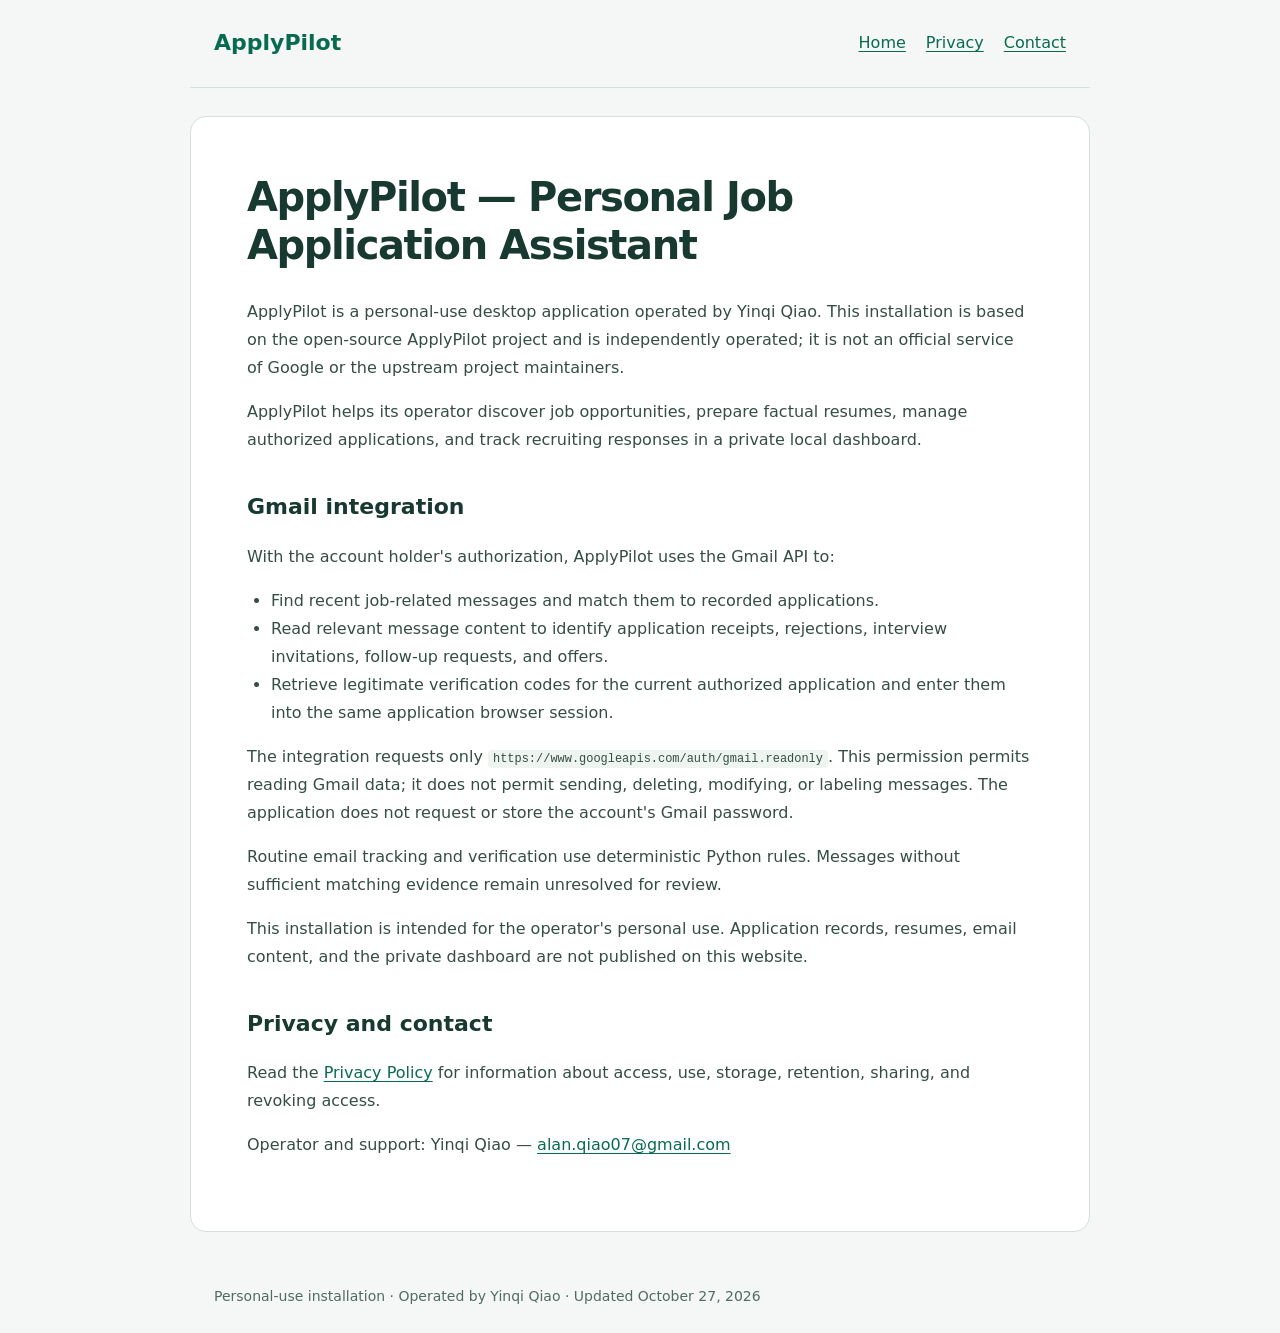
<file: index.html>
<!doctype html>
<html lang="en"><head><meta charset="utf-8"><meta name="viewport" content="width=device-width,initial-scale=1"><meta name="description" content="Personal desktop job application management and read-only Gmail tracking, operated by Yinqi Qiao."><meta http-equiv="Content-Security-Policy" content="default-src 'none'; style-src 'self'; base-uri 'none'; form-action 'none'"><title>ApplyPilot — Personal Job Application Assistant</title><link rel="stylesheet" href="style.css"></head><body><header><a href="./">ApplyPilot</a><nav aria-label="Main navigation"><a href="./">Home</a><a href="privacy.html">Privacy</a><a href="mailto:alan.qiao07@gmail.com">Contact</a></nav></header><main><h1>ApplyPilot — Personal Job Application Assistant</h1>
<p>ApplyPilot is a personal-use desktop application operated by Yinqi Qiao. This installation is based on the open-source ApplyPilot project and is independently operated; it is not an official service of Google or the upstream project maintainers.</p>
<p>ApplyPilot helps its operator discover job opportunities, prepare factual resumes, manage authorized applications, and track recruiting responses in a private local dashboard.</p>
<h2>Gmail integration</h2>
<p>With the account holder's authorization, ApplyPilot uses the Gmail API to:</p>
<ul>
<li>Find recent job-related messages and match them to recorded applications.</li>
<li>Read relevant message content to identify application receipts, rejections, interview invitations, follow-up requests, and offers.</li>
<li>Retrieve legitimate verification codes for the current authorized application and enter them into the same application browser session.</li>
</ul>
<p>The integration requests only <code>https://www.googleapis.com/auth/gmail.readonly</code>. This permission permits reading Gmail data; it does not permit sending, deleting, modifying, or labeling messages. The application does not request or store the account's Gmail password.</p>
<p>Routine email tracking and verification use deterministic Python rules. Messages without sufficient matching evidence remain unresolved for review.</p>
<p>This installation is intended for the operator's personal use. Application records, resumes, email content, and the private dashboard are not published on this website.</p>
<h2>Privacy and contact</h2>
<p>Read the <a href="privacy.html">Privacy Policy</a> for information about access, use, storage, retention, sharing, and revoking access.</p>
<p>Operator and support: Yinqi Qiao — <a href="mailto:alan.qiao07@gmail.com">alan.qiao07@gmail.com</a></p>
</main><footer>Personal-use installation · Operated by Yinqi Qiao · Updated October 27, 2026</footer></body></html>
</file>
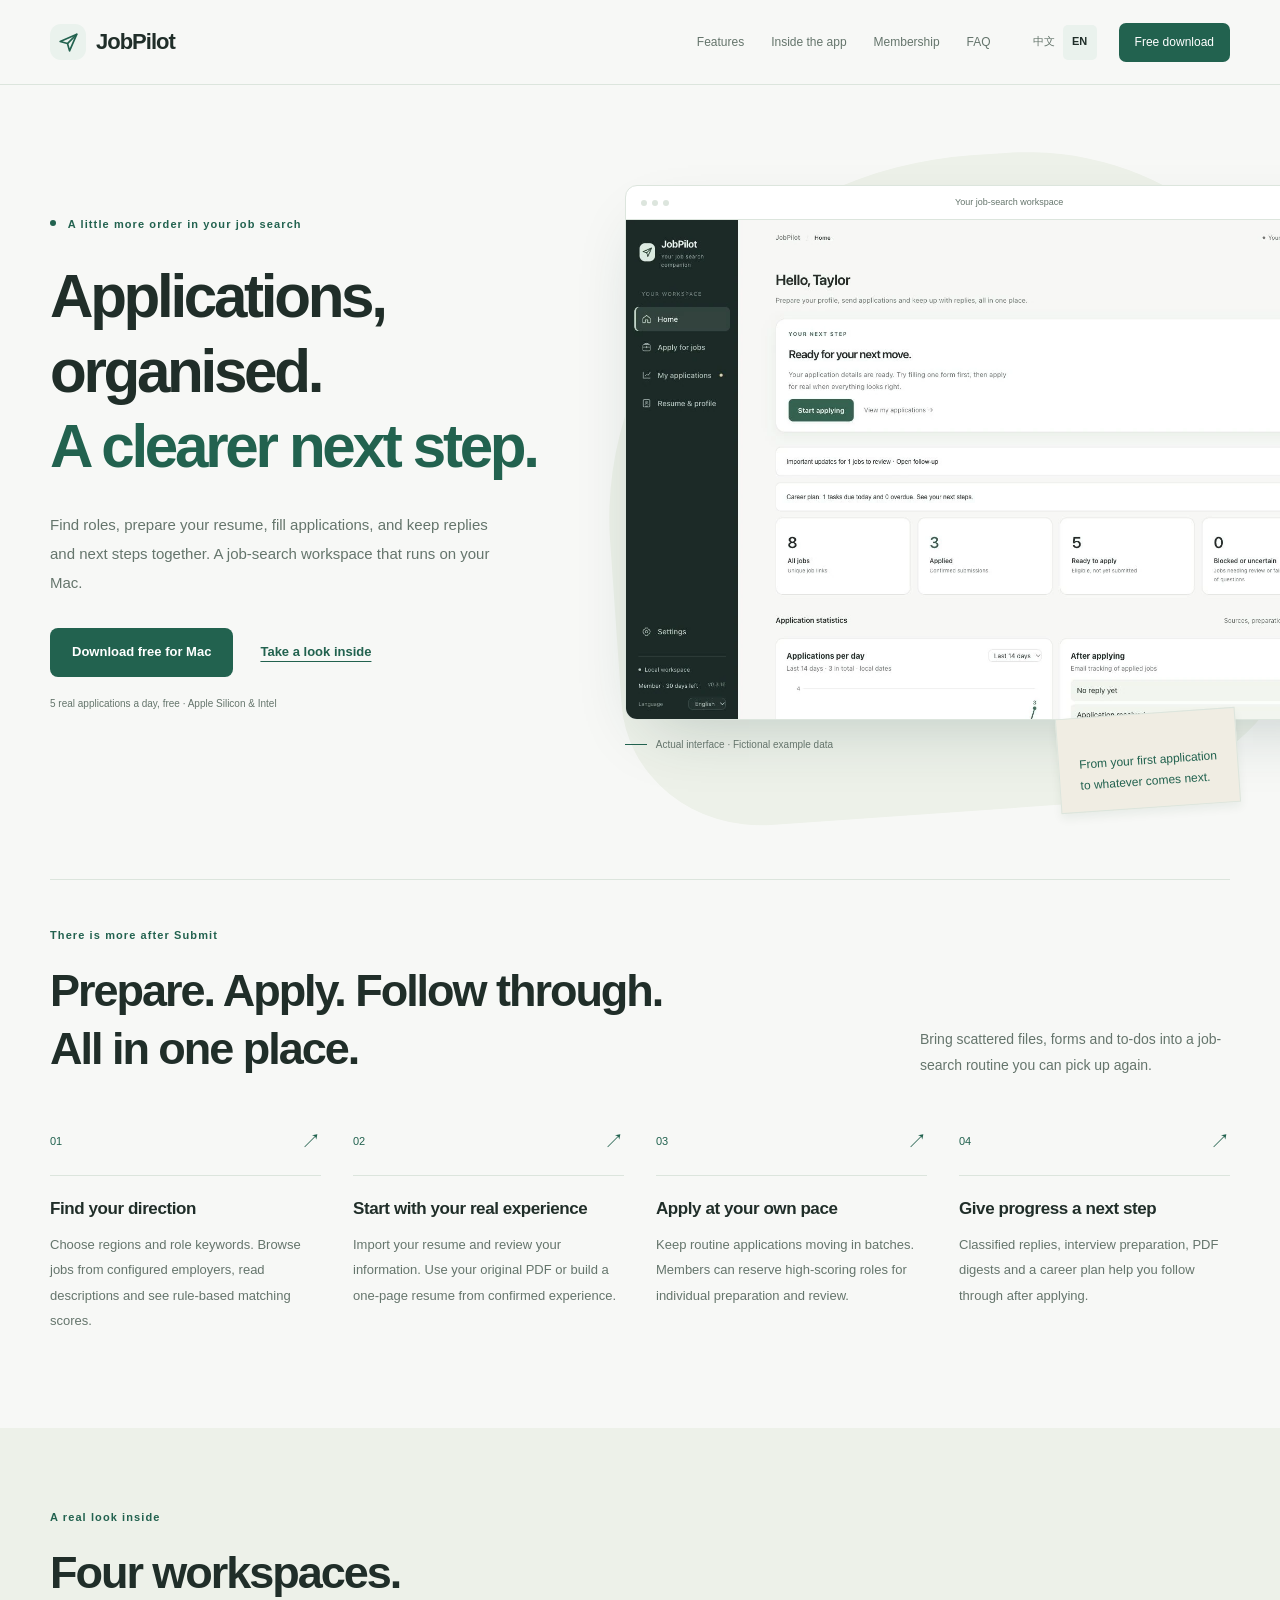
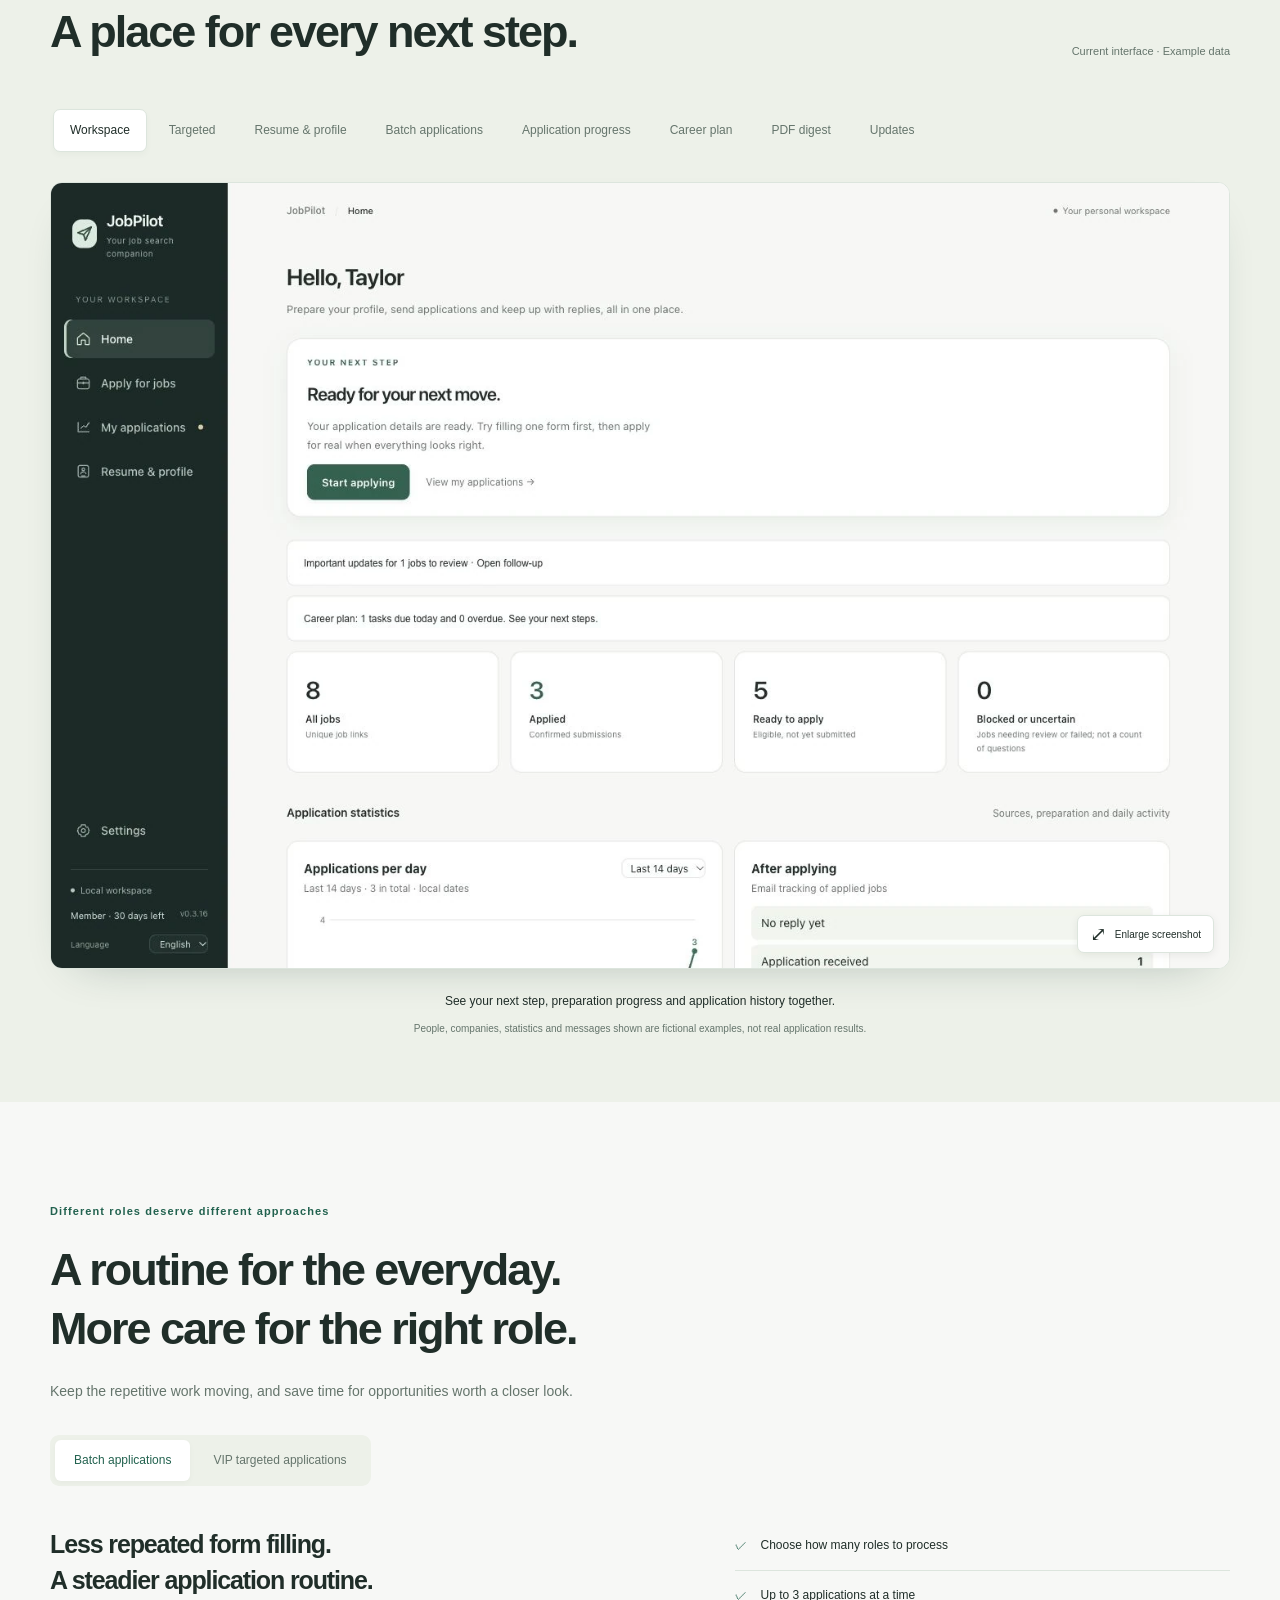
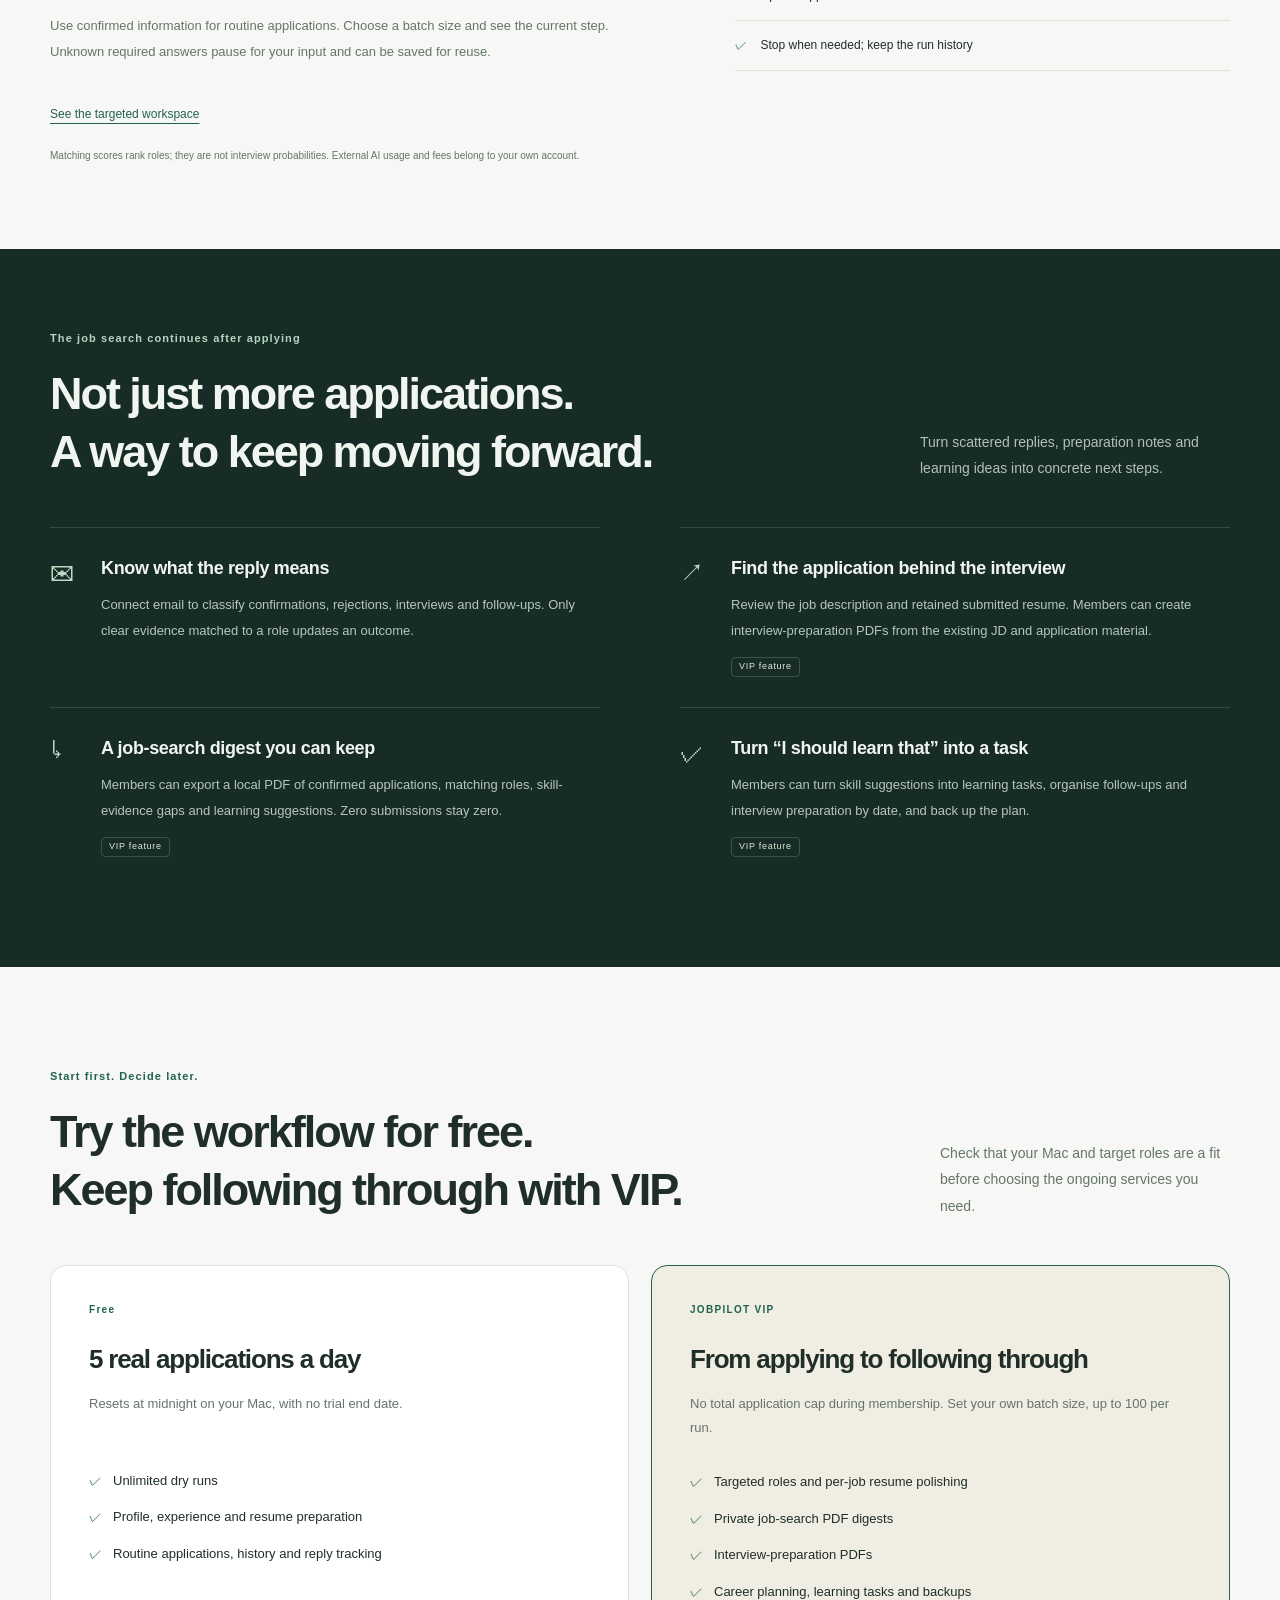
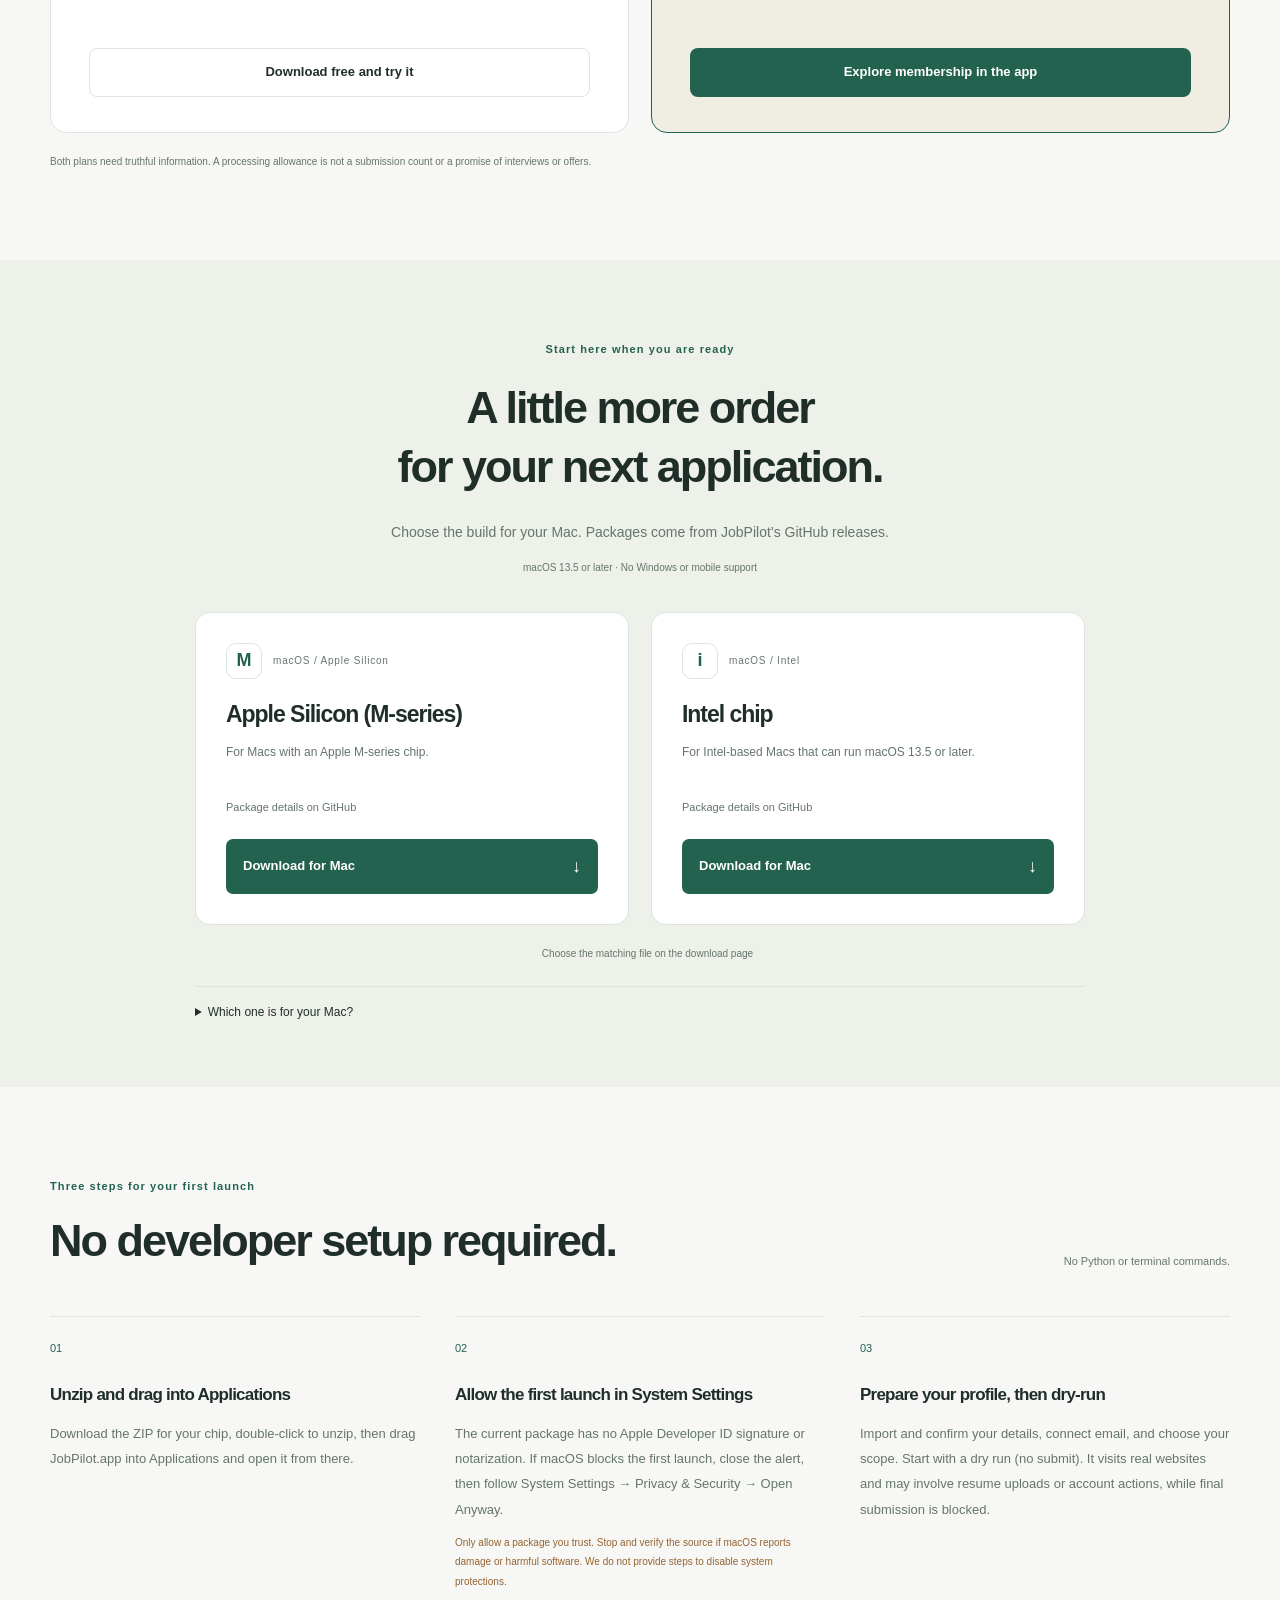
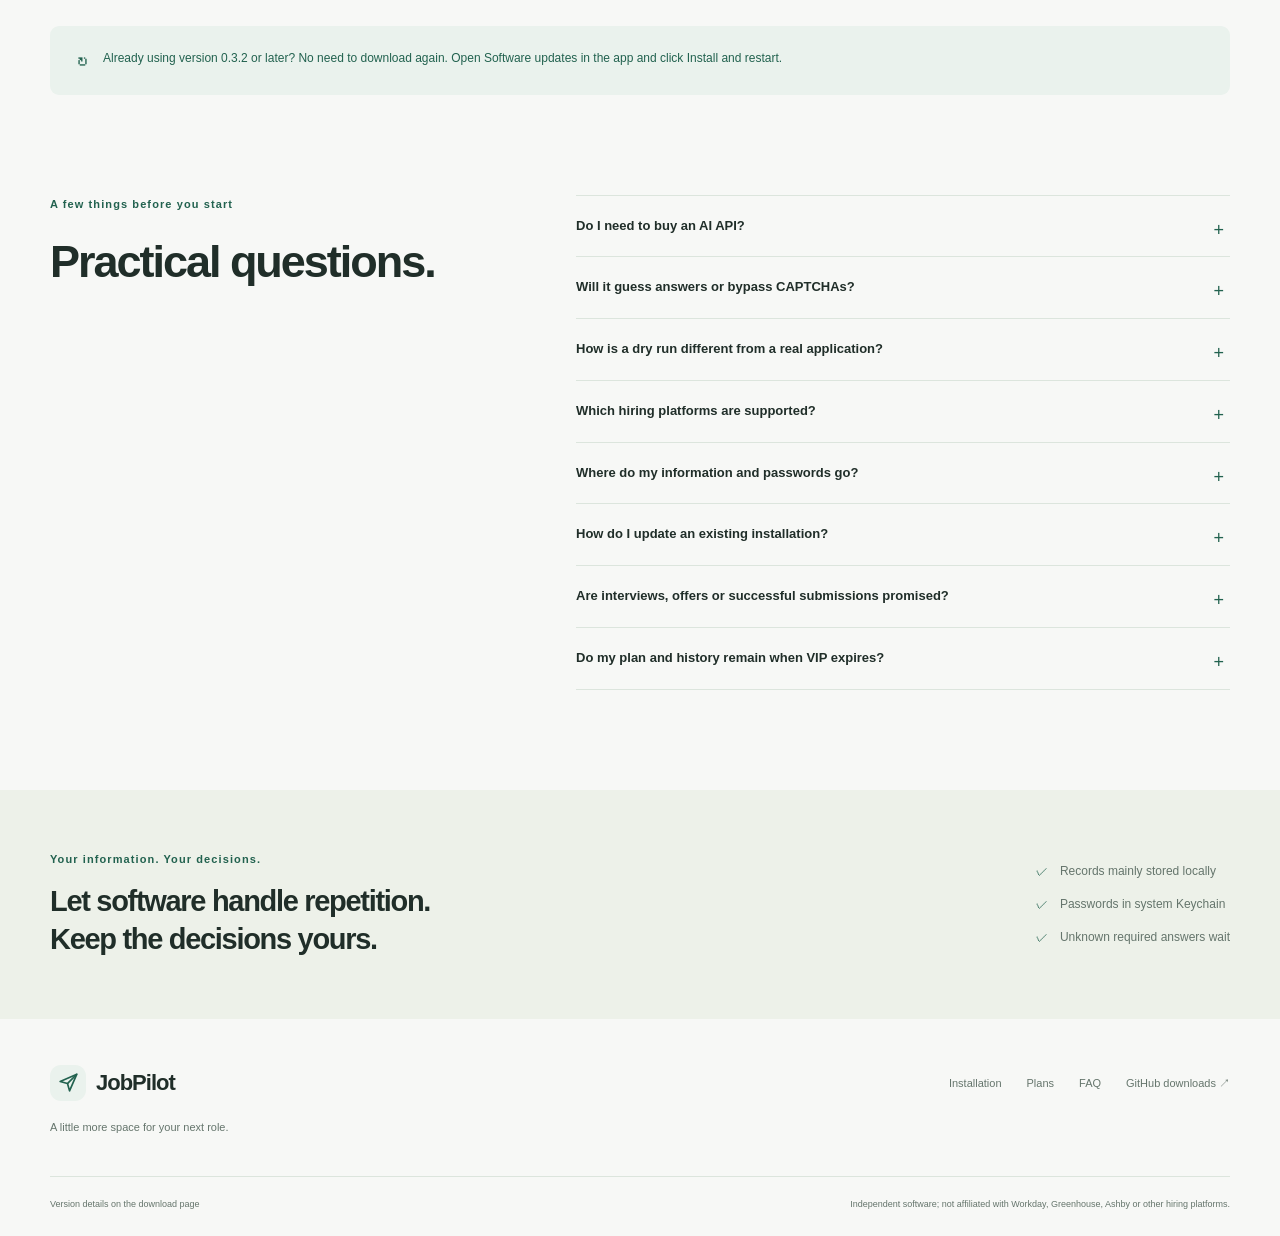
<file: jobpilot/index.html>
<!doctype html>
<html lang="zh-CN" class="no-js">
<head>
<meta charset="utf-8">
<meta name="viewport" content="width=device-width, initial-scale=1">
<meta name="color-scheme" content="light dark">
<meta name="description" content="用 JobPilot 整理简历、发现岗位、批量申请或精投，并跟踪回信。VIP 支持求职日报 PDF、面试准备与求职计划。免费下载 Mac 版。">
<meta http-equiv="Content-Security-Policy" content="default-src 'self'; connect-src https://api.github.com; script-src 'self'; style-src 'self'; img-src 'self'; font-src 'none'; object-src 'none'; base-uri 'none'; form-action 'none'">
<link rel="canonical" href="https://superalanqiao07.github.io/applypilot-info/jobpilot/">
<meta property="og:type" content="website">
<meta property="og:site_name" content="JobPilot">
<meta property="og:title" content="JobPilot — 从申请到跟进，你的 Mac 求职工作台">
<meta property="og:description" content="整理简历、批量申请、会员精投、回信跟进与私人 PDF 日报。免费下载 Mac 版。">
<meta property="og:url" content="https://superalanqiao07.github.io/applypilot-info/jobpilot/">
<meta property="og:image" content="https://superalanqiao07.github.io/applypilot-info/jobpilot/screenshots/zh-overview.webp">
<meta property="og:image:width" content="1440">
<meta property="og:image:height" content="960">
<meta name="twitter:card" content="summary_large_image">
<meta name="referrer" content="no-referrer">
<meta name="theme-color" content="#172b27">
<title>JobPilot — 从申请到跟进，你的 Mac 求职工作台</title>
<link rel="icon" href="./icon.svg" type="image/svg+xml">
<link rel="stylesheet" href="./style.css">
<script src="./config.js" defer>
</script>
<script src="./i18n.js" defer>
</script>
<script src="./app.js" defer>
</script>
</head>
<body>
<a data-i18n="skip" class="skip" href="#download">跳到下载</a>
<header class="site-header">
<div class="header-inner wrap">
<a class="brand" href="#top" aria-label="JobPilot">
<span class="brand-mark" aria-hidden="true">
<svg viewBox="0 0 24 24" fill="none">
<path d="m4 11 16-7-7 16-2-7-7-2Z" stroke="currentColor" stroke-linejoin="round" stroke-width="1.6"/>
<path d="m11 13 9-9" stroke="currentColor" stroke-width="1.6"/>
</svg>
</span>
<span>JobPilot</span>
</a>
<nav id="site-navigation" aria-label="Main navigation">
<a data-i18n="nav_features" href="#workflow">功能</a>
<a data-i18n="nav_preview" href="#preview">软件实拍</a>
<a data-i18n="nav_membership" href="#membership">会员</a>
<a data-i18n="nav_faq" href="#faq">常见问题</a>
</nav>
<div class="header-actions">
<div class="languages" role="group" aria-label="中文 / English">
<button type="button" data-language="zh" lang="zh" aria-pressed="true">中文</button>
<button type="button" data-language="en" lang="en" aria-pressed="false">EN</button>
</div>
<a data-i18n="nav_download" href="#download" class="nav-download">免费下载</a>
<button id="menu-toggle" type="button" class="menu-toggle" aria-expanded="false" aria-controls="site-navigation" aria-label="打开导航">
<span>
</span>
<span>
</span>
</button>
</div>
</div>
</header>
<main>
<section class="hero" id="top">
<div class="hero-layout wrap">
<div class="hero-copy">
<p class="eyebrow">
<span class="status-dot" aria-hidden="true">
</span>
<span data-i18n="eyebrow" >给求职，多一点秩序</span>
</p>
<h1>
<span data-i18n="hero_title" >申请有条理。</span>
<span data-i18n="hero_title_accent" class="hero-accent">下一步，有方向。</span>
</h1>
<p data-i18n="hero_description" class="hero-description">找岗位、准备简历、填写申请，再把回信和后续行动接起来。JobPilot，把求职的每一步放进一个 Mac 工作台。</p>
<div class="hero-actions">
<a data-i18n="hero_download" class="button primary" href="#download">免费下载 Mac 版</a>
<a data-i18n="hero_preview" class="button text-button" href="#preview">先看看软件</a>
</div>
<p data-i18n="hero_note" class="hero-note">免费版每天 5 份正式申请 · Apple 芯片与 Intel 均支持</p>
</div>
<div class="hero-visual">
<div class="hero-screenshot-frame">
<div class="window-toolbar">
<span class="window-dots" aria-hidden="true">
<i>
</i>
<i>
</i>
<i>
</i>
</span>
<span data-i18n="hero_frame" >你的求职工作台</span>
<span aria-hidden="true">↗</span>
</div>
<a href="#preview" class="hero-image-link">
<img id="hero-screenshot" src="./screenshots/zh-overview.webp" width="1440" height="960" fetchpriority="high" alt="JobPilot 暖白深绿工作台，虚构示例数据">
</a>
</div>
<div class="hero-caption">
<span class="caption-line" aria-hidden="true">
</span>
<span data-i18n="hero_frame_note" >真实界面 · 虚构示例资料</span>
</div>
<p class="hero-stamp">
<span data-i18n="hero_stamp" >从第一份申请，<br>到接下来的每一步。</span>
</p>
</div>
</div>
</section>
<section id="workflow" class="journey-section wrap">
<div class="section-heading">
<div>
<p data-i18n="journey_label" class="eyebrow">不止是点下「提交」</p>
<h2 data-i18n="journey_title" >准备、申请、跟进。<br>终于在同一个地方。</h2>
</div>
<p data-i18n="journey_lead" class="section-lead">把反复切换的表格、文件和待办，整理成一条能接着往下走的求职流程。</p>
</div>
<ol class="journey-grid">
<li>
<span class="step-index">01<span aria-hidden="true">↗</span>
</span>
<h3 data-i18n="step_find_title" >找到适合的方向</h3>
<p data-i18n="step_find_body" >设定地区和职位关键词，浏览已配置雇主的岗位，查看描述与规则匹配分。</p>
</li>
<li>
<span class="step-index">02<span aria-hidden="true">↗</span>
</span>
<h3 data-i18n="step_prepare_title" >用你真实的经历准备</h3>
<p data-i18n="step_prepare_body" >导入简历，核对资料。使用原 PDF，或按确认过的经历组织一页简历。</p>
</li>
<li>
<span class="step-index">03<span aria-hidden="true">↗</span>
</span>
<h3 data-i18n="step_apply_title" >按自己的节奏申请</h3>
<p data-i18n="step_apply_body" >批量申请推进日常投递；高匹配岗位留给会员精投，逐份准备、预览和确认。</p>
</li>
<li>
<span class="step-index">04<span aria-hidden="true">↗</span>
</span>
<h3 data-i18n="step_follow_title" >让每一次进展有下文</h3>
<p data-i18n="step_follow_body" >回信分类、面试准备、PDF 日报和求职计划，让申请之后也有明确的下一步。</p>
</li>
</ol>
</section>
<section id="preview" class="preview-section">
<div class="wrap">
<div class="section-heading">
<div>
<p data-i18n="preview_eyebrow" class="eyebrow">打开软件，就是这样的</p>
<h2 data-i18n="preview_title" id="preview-title">四个工作区，<br>让事情各归其位。</h2>
</div>
<span data-i18n="preview_note" class="section-note">当前版本界面 · 示例数据</span>
</div>
<div class="preview-tabs" role="tablist" aria-label="App screenshots">
<button data-i18n="shot_overview" type="button" id="tab-overview" role="tab" data-shot="overview" aria-controls="screenshot-panel" aria-selected="true" aria-pressed="true" tabindex="0">工作台</button>
<button data-i18n="shot_targeted" type="button" id="tab-targeted" role="tab" data-shot="targeted" aria-controls="screenshot-panel" aria-selected="false" aria-pressed="false" tabindex="-1">精投</button>
<button data-i18n="shot_profile" type="button" id="tab-profile" role="tab" data-shot="profile" aria-controls="screenshot-panel" aria-selected="false" aria-pressed="false" tabindex="-1">简历资料</button>
<button data-i18n="shot_apply" type="button" id="tab-apply" role="tab" data-shot="apply" aria-controls="screenshot-panel" aria-selected="false" aria-pressed="false" tabindex="-1">批量申请</button>
<button data-i18n="shot_followup" type="button" id="tab-followup" role="tab" data-shot="followup" aria-controls="screenshot-panel" aria-selected="false" aria-pressed="false" tabindex="-1">申请进展</button>
<button data-i18n="shot_career" type="button" id="tab-career" role="tab" data-shot="career" aria-controls="screenshot-panel" aria-selected="false" aria-pressed="false" tabindex="-1">求职计划</button>
<button data-i18n="shot_reports" type="button" id="tab-reports" role="tab" data-shot="reports" aria-controls="screenshot-panel" aria-selected="false" aria-pressed="false" tabindex="-1">PDF 日报</button>
<button data-i18n="shot_updates" type="button" id="tab-updates" role="tab" data-shot="updates" aria-controls="screenshot-panel" aria-selected="false" aria-pressed="false" tabindex="-1">软件更新</button>
</div>
<figure class="app-preview" id="screenshot-panel" role="tabpanel" aria-labelledby="tab-overview">
<div class="preview-image-wrap">
<img id="app-screenshot" src="./screenshots/zh-overview.webp" width="1440" height="960" loading="lazy" alt="JobPilot 工作台，虚构示例资料与记录">
<button type="button" id="expand-preview" class="expand-preview" aria-label="放大查看界面">
<span aria-hidden="true">⤢</span>
<span data-i18n="preview_expand" >放大查看界面</span>
</button>
</div>
<figcaption id="shot-caption">今天该做什么、准备到哪一步，在工作台就能看清。</figcaption>
</figure>
<p data-i18n="preview_hint" class="demo-disclosure">示例中的人物、公司、统计和消息均为虚构演示，不代表真实投递结果。</p>
</div>
</section>
<section class="modes-section wrap" id="approaches">
<div class="modes-intro">
<p data-i18n="modes_eyebrow" class="eyebrow">不是每个岗位，都用同一种方式</p>
<h2 data-i18n="modes_title" >日常申请，交给流程。<br>心仪岗位，认真准备。</h2>
<p data-i18n="modes_lead" class="section-lead">把效率和针对性放在一起，给值得多花时间的机会留出空间。</p>
</div>
<div class="mode-switch" role="group" aria-label="Application approaches">
<button data-i18n="mode_mass" type="button" data-mode="mass" aria-pressed="true">日常批量申请</button>
<button data-i18n="mode_targeted" type="button" data-mode="targeted" aria-pressed="false">会员精投</button>
</div>
<div class="mode-content" id="mode-mass">
<div class="mode-detail">
<h3 data-i18n="mode_mass_title" >少一些重复填写，<br>保持申请的节奏。</h3>
<p data-i18n="mode_mass_body" >用已经确认的资料处理日常申请，设置每轮数量，查看正在进行的步骤。遇到未知必填题先停下来，答案保存后可复用。</p>
</div>
<ul class="mode-points">
<li>
<span aria-hidden="true">✓</span>
<span data-i18n="mode_mass_item1" >每轮数量由你调整</span>
</li>
<li>
<span aria-hidden="true">✓</span>
<span data-i18n="mode_mass_item2" >最多同时处理 3 个申请</span>
</li>
<li>
<span aria-hidden="true">✓</span>
<span data-i18n="mode_mass_item3" >随时停止，保留运行记录</span>
</li>
</ul>
</div>
<div class="mode-content" id="mode-targeted" hidden>
<div class="mode-detail">
<h3 data-i18n="mode_targeted_title" >先留住高匹配岗位，<br>一份一份准备好。</h3>
<p data-i18n="mode_targeted_body" >精投队列保留高匹配岗位。查看 JD、预览岗位简历；也可复制去联系方式的提示，用自己的 AI 账号润色，粘回后逐行检查、选择采用。</p>
</div>
<ul class="mode-points">
<li>
<span aria-hidden="true">✓</span>
<span data-i18n="mode_targeted_item1" >按岗位准备，不改其他申请</span>
</li>
<li>
<span aria-hidden="true">✓</span>
<span data-i18n="mode_targeted_item2" >使用你自己的 ChatGPT 或 Claude</span>
</li>
<li>
<span aria-hidden="true">✓</span>
<span data-i18n="mode_targeted_item3" >支持的 Workday 表单可填好后交给你提交</span>
</li>
</ul>
</div>
<a data-i18n="modes_link" class="text-link" href="#preview" data-preview="targeted">看看精投界面</a>
<p data-i18n="modes_note" class="section-footnote">匹配分用于排序，不是面试概率。外部 AI 的使用和费用由你自己的账号决定。</p>
</section>
<section class="after-section" id="follow-through">
<div class="wrap">
<div class="section-heading">
<div>
<p data-i18n="after_eyebrow" class="eyebrow">申请以后，求职还在继续</p>
<h2 data-i18n="after_title" >不只申请更多。<br>也把下一步，照顾好。</h2>
</div>
<p data-i18n="after_intro" class="section-lead">让零散的回信、准备材料和学习想法，变成看得见的行动。</p>
</div>
<div class="after-grid">
<article class="after-feature">
<span class="feature-icon" aria-hidden="true">✉</span>
<div>
<h3 data-i18n="after_follow_title" >回信，不再混在一起</h3>
<p data-i18n="after_follow_body" >连接邮箱后，分类查看确认、拒信、面试与待跟进记录。只有能对应到岗位的明确证据，才更新结果。</p>
</div>
</article>
<article class="after-feature">
<span class="feature-icon" aria-hidden="true">↗</span>
<div>
<h3 data-i18n="after_interview_title" >面试前，找回当时的申请</h3>
<p data-i18n="after_interview_body" >查看职位描述与保留的投递简历。会员可基于已有 JD 和申请材料生成面试准备 PDF。</p>
<span data-i18n="vip_small" class="vip-label">VIP 功能</span>
</div>
</article>
<article class="after-feature">
<span class="feature-icon" aria-hidden="true">↳</span>
<div>
<h3 data-i18n="after_report_title" >一份能带走的求职日报</h3>
<p data-i18n="after_report_body" >会员可导出本地 PDF，核对确认提交、匹配岗位、尚缺证据的技能和学习建议；零提交也如实记录。</p>
<span data-i18n="vip_small" class="vip-label">VIP 功能</span>
</div>
</article>
<article class="after-feature">
<span class="feature-icon" aria-hidden="true">✓</span>
<div>
<h3 data-i18n="after_plan_title" >把「要学习」变成待办</h3>
<p data-i18n="after_plan_body" >会员可将技能建议整理为学习任务，把申请跟进和面试准备放进计划，按日期推进，随时备份。</p>
<span data-i18n="vip_small" class="vip-label">VIP 功能</span>
</div>
</article>
</div>
</div>
</section>
<section class="membership-section wrap" id="membership">
<div class="section-heading">
<div>
<p data-i18n="membership_eyebrow" class="eyebrow">先开始，再决定</p>
<h2 data-i18n="membership_title" id="membership-title">免费体验完整流程。<br>用会员，把求职接着做下去。</h2>
</div>
<p data-i18n="membership_lead" class="section-lead">先确认你的 Mac 和目标岗位是否适合，再选择需要的持续服务。</p>
</div>
<div class="membership-grid">
<article class="plan-card free-plan">
<span data-i18n="trial_label" class="plan-label">免费版</span>
<h3 data-i18n="trial_title" >每天 5 份正式申请</h3>
<p data-i18n="trial_body" class="plan-description">按电脑本地日期在零点重置，没有试用截止日期。</p>
<ul class="plan-features">
<li>
<span data-i18n="free_item1" >不限次数的试运行</span>
</li>
<li>
<span data-i18n="free_item2" >资料与经历整理、简历准备</span>
</li>
<li>
<span data-i18n="free_item3" >日常申请、记录和回信跟进</span>
</li>
</ul>
<a data-i18n="free_cta" href="#download" class="button secondary">免费下载，先试试看</a>
</article>
<article class="plan-card vip-plan">
<span data-i18n="member_label" class="plan-label">JOBPILOT VIP</span>
<h3 data-i18n="member_title" >从投递，到持续跟进</h3>
<p data-i18n="member_body" class="plan-description">有效期内正式申请不限总量，每轮最多 100 份，具体数量由你设置。</p>
<ul class="plan-features">
<li>
<span data-i18n="member_item1" >高匹配精投与岗位润色往返</span>
</li>
<li>
<span data-i18n="member_item2" >私人求职日报 PDF</span>
</li>
<li>
<span data-i18n="member_item3" >面试准备材料 PDF</span>
</li>
<li>
<span data-i18n="member_item4" >求职计划、学习任务与备份</span>
</li>
</ul>
<p class="price" id="membership-price" hidden>
</p>
<a data-i18n="member_cta" href="#download" class="button primary">在软件中查看会员</a>
</article>
</div>
<p data-i18n="membership_note" class="section-footnote">两种方案都需要真实资料。运行额度不代表实际提交数量，也不承诺面试或录用。</p>
<div class="contact-panel" id="contact-panel" hidden>
<h3 data-i18n="contact_title" >购买与联系</h3>
<a data-i18n="store_link" id="store-link" hidden class="text-link">查看购买方式 ↗</a>
<p id="wechat-row" hidden>
<span data-i18n="wechat" >微信：</span>
<span id="wechat-value">
</span>
</p>
<p id="email-row" hidden>
<span data-i18n="email" >邮箱：</span>
<span id="email-value">
</span>
</p>
</div>
</section>
<section class="download-section" id="download">
<div class="wrap">
<div class="download-intro">
<p data-i18n="download_eyebrow" class="eyebrow">准备好，就从这里开始</p>
<h2 data-i18n="download_title" >让下一次申请，<br>更有条理一点。</h2>
<p data-i18n="download_lead" class="section-lead">选择适合你 Mac 芯片的版本。安装包来自 JobPilot 的 GitHub 发行页。</p>
<p data-i18n="requirements" class="requirements">macOS 13.5 或更新 · 暂不支持 Windows 和手机</p>
</div>
<div class="download-grid">
<article class="download-card" id="card-apple">
<div class="chip-line">
<span class="chip-icon" aria-hidden="true">M</span>
<span class="package-type">macOS / Apple Silicon</span>
</div>
<h3 data-i18n="apple_title" >Apple 芯片（M 系列）</h3>
<p data-i18n="apple_years" class="chip-years">适用于配备 Apple M 系列芯片的 Mac。</p>
<p class="asset-size" id="size-apple" data-i18n="package_on_releases">安装包见下载页</p>
<a class="download-action" id="download-apple" href="https://github.com/SuperAlanQIao07/applypilot-info/releases/latest">
<span data-i18n="download_action">下载 Mac 版</span>
<span aria-hidden="true">↓</span>
</a>
<a data-i18n="all_releases" class="missing-link" id="missing-apple" href="https://github.com/SuperAlanQIao07/applypilot-info/releases/latest" hidden>查看 GitHub 下载页 ↗</a>
</article>
<article class="download-card" id="card-intel">
<div class="chip-line">
<span class="chip-icon" aria-hidden="true">i</span>
<span class="package-type">macOS / Intel</span>
</div>
<h3 data-i18n="intel_title" >Intel 芯片</h3>
<p data-i18n="intel_years" class="chip-years">适用于搭载 Intel 处理器、可运行 macOS 13.5 或更新系统的 Mac。</p>
<p class="asset-size" id="size-intel" data-i18n="package_on_releases">安装包见下载页</p>
<a class="download-action" id="download-intel" href="https://github.com/SuperAlanQIao07/applypilot-info/releases/latest">
<span data-i18n="download_action">下载 Mac 版</span>
<span aria-hidden="true">↓</span>
</a>
<a data-i18n="all_releases" class="missing-link" id="missing-intel" href="https://github.com/SuperAlanQIao07/applypilot-info/releases/latest" hidden>查看 GitHub 下载页 ↗</a>
</article>
</div>
<div class="release-line" aria-live="polite">
<span id="release-meta">
</span>
<span id="release-message" data-i18n="fallback">在下载页选择对应文件</span>
</div>
<details class="chip-help">
<summary data-i18n="chip_help_title" >不确定选哪一个？</summary>
<p data-i18n="chip_help" >打开「 → 关于本机」：显示「芯片 Apple M…」选 Apple 芯片版；显示「处理器 Intel…」选 Intel 版。请以芯片和系统版本为准，不以购买年份判断。</p>
</details>
<noscript>
<p>在下载页选择对应文件。Choose the matching file on the GitHub download page.</p>
</noscript>
</div>
</section>
<section class="install-section wrap" id="install">
<div class="section-heading">
<div>
<p data-i18n="install_eyebrow" class="eyebrow">第一次打开，只需三步</p>
<h2 data-i18n="install_title" id="install-title">不用配置开发环境。</h2>
</div>
<p data-i18n="install_note" class="section-note">无需 Python，无需终端命令。</p>
</div>
<ol class="install-steps">
<li>
<span class="step-number">01</span>
<div>
<h3 data-i18n="install_unpack_title" >解压，拖入「应用程序」</h3>
<p data-i18n="install_unpack" >下载与你的芯片对应的 ZIP，双击解压，将 JobPilot.app 拖入「应用程序」，再从那里打开。</p>
</div>
</li>
<li>
<span class="step-number">02</span>
<div>
<h3 data-i18n="install_open_title" >在系统设置中允许首次打开</h3>
<p data-i18n="install_open" >当前安装包未做 Apple Developer ID 签名和公证。首次被系统拦下时，先关闭提示，再到「系统设置 → 隐私与安全性 → 仍要打开」按提示确认。</p>
<p data-i18n="install_warning" class="installation-warning">只允许你信任的安装包。若提示损坏或有害，请停止并核对来源；这里不提供关闭系统保护的操作。</p>
</div>
</li>
<li>
<span class="step-number">03</span>
<div>
<h3 data-i18n="install_try_title" >准备资料，先试运行</h3>
<p data-i18n="install_try" >导入并确认资料，连接邮箱、设置申请范围，先用「试运行（不提交）」检查。试运行会访问真实网站，可能涉及附件上传或账号操作，最终提交会被阻止。</p>
</div>
</li>
</ol>
<aside class="update-note">
<span aria-hidden="true">↻</span>
<p data-i18n="update_note" >已经安装 0.3.2 或更新版本？不用重新下载，在应用「软件更新」页点击「安装并重启」即可。</p>
</aside>
</section>
<section class="faq-section wrap" id="faq">
<div>
<p data-i18n="faq_eyebrow" class="eyebrow">开始之前，你可能还想问</p>
<h2 data-i18n="faq_title" >一些实际的问题。</h2>
</div>
<div class="faq-list">
<details>
<summary data-i18n="faq_q1" >需要另外购买 AI API 吗？</summary>
<p data-i18n="faq_a1" >JobPilot 的日常申请、规则匹配、回信分类和本地报告不需要 AI API。精投润色可选用你自己的 ChatGPT 或 Claude，复制提示、粘回文本，再检查并采用；相关服务的费用由你自己的账号承担。</p>
</details>
<details>
<summary data-i18n="faq_q2" >会代替我乱填，或直接绕过验证码吗？</summary>
<p data-i18n="faq_a2" >资料来自你确认过的内容。未知的必填问题交给你处理，回答可保存复用。CAPTCHA 必须由你本人完成，软件不破解。邮箱验证码与验证链接则可在连接邮箱后读取。</p>
</details>
<details>
<summary data-i18n="faq_q3" >试运行和正式申请有什么区别？</summary>
<p data-i18n="faq_a3" >试运行阻止最终提交，但会访问真实招聘网站；依照设置及流程，可能上传简历或涉及账号注册。请使用自己的真实资料并检查设置。正式申请在满足条件后才会提交，未确认成功的结果不会算作已提交。</p>
</details>
<details>
<summary data-i18n="faq_q4" >支持哪些招聘网站？</summary>
<p data-i18n="faq_a4" >目前围绕已配置雇主的 Workday、Greenhouse 和 Ashby 表单提供支持，覆盖取决于地区、雇主和具体表单。Lever 当前不支持；不是所有网站都能自动完成。部分网站可能限制自动化，请自行阅读条款。</p>
</details>
<details>
<summary data-i18n="faq_q5" >个人资料和密码保存在什么地方？</summary>
<p data-i18n="faq_a5" >资料、简历和申请记录主要保存在你的 Mac，密码使用系统钥匙串。申请时资料会发送给对应招聘网站；邮箱、会员与更新等功能需要联网。本机保存不等于完全离线。</p>
</details>
<details>
<summary data-i18n="faq_q6" >已经安装了，之后怎么更新？</summary>
<p data-i18n="faq_a6" >打开软件的「设置 → 软件更新」，检查新版并在下载校验后选择「安装并重启」。更新会保留本机资料和会员。旧版本若没有更新入口，可从这里下载并按安装指南替换。</p>
</details>
<details>
<summary data-i18n="faq_q7" >面试、Offer 和提交结果如何判断？</summary>
<p data-i18n="faq_a7" >不会。岗位是否匹配、雇主的筛选和网站状态都影响结果。匹配分用于排序；成功、需处理、跳过和未决状态会分别记录，不能把运行结束当作申请成功。</p>
</details>
<details>
<summary data-i18n="faq_q8" >VIP 到期后，我的计划和历史还在吗？</summary>
<p data-i18n="faq_a8" >既有记录保留在本机。求职计划到期后仍可查看和导出备份，新增或修改等会员功能需要有效会员。请定期保留自己的备份。</p>
</details>
</div>
</section>
<section class="privacy-section">
<div class="wrap">
<div>
<p data-i18n="privacy_eyebrow" class="eyebrow">你的资料，你的决定</p>
<h2 data-i18n="privacy_title" >把重复工作交给软件。<br>把决定留给自己。</h2>
</div>
<ul>
<li>
<span aria-hidden="true">✓</span>
<span data-i18n="privacy_short1" >资料主要在本机</span>
</li>
<li>
<span aria-hidden="true">✓</span>
<span data-i18n="privacy_short2" >密码存系统钥匙串</span>
</li>
<li>
<span aria-hidden="true">✓</span>
<span data-i18n="privacy_short3" >必填未知，先问你</span>
</li>
</ul>
</div>
</section>
</main>
<footer class="site-footer wrap">
<div>
<a class="brand" href="#top">
<span class="brand-mark" aria-hidden="true">
<svg viewBox="0 0 24 24" fill="none">
<path d="m4 11 16-7-7 16-2-7-7-2Z" stroke="currentColor" stroke-linejoin="round" stroke-width="1.6"/>
<path d="m11 13 9-9" stroke="currentColor" stroke-width="1.6"/>
</svg>
</span>
<span>JobPilot</span>
</a>
<p data-i18n="footer_tagline" class="footer-tagline">为下一份工作，留一点从容。</p>
</div>
<div class="footer-links">
<a data-i18n="footer_install" href="#install">安装指南</a>
<a data-i18n="footer_membership" href="#membership">会员方案</a>
<a data-i18n="footer_faq" href="#faq">常见问题</a>
<a data-i18n="footer_releases" href="https://github.com/SuperAlanQIao07/applypilot-info/releases/latest">GitHub 下载页 ↗</a>
</div>
<div class="footer-bottom">
<span id="footer-version" data-i18n="footer_version_unknown">版本信息见下载页</span>
<p data-i18n="footer_note" >独立软件，与 Workday、Greenhouse、Ashby 等招聘平台无关联。</p>
</div>
</footer>
<dialog id="preview-dialog" aria-label="JobPilot interface preview">
<div class="lightbox-header">
<strong id="expanded-caption">
</strong>
<button id="close-preview" type="button" class="button secondary" data-i18n="preview_close">关闭大图</button>
</div>
<a id="original-screenshot" class="text-link" href="./screenshots/zh-overview.webp" target="_blank" rel="noopener" data-i18n="preview_original">原尺寸查看 ↗</a>
<img id="expanded-screenshot" width="1440" height="960" alt="">
<p data-i18n="preview_hint">示例中的人物、公司、统计和消息均为虚构演示，不代表真实投递结果。</p>
</dialog>
</body>
</html>
</file>
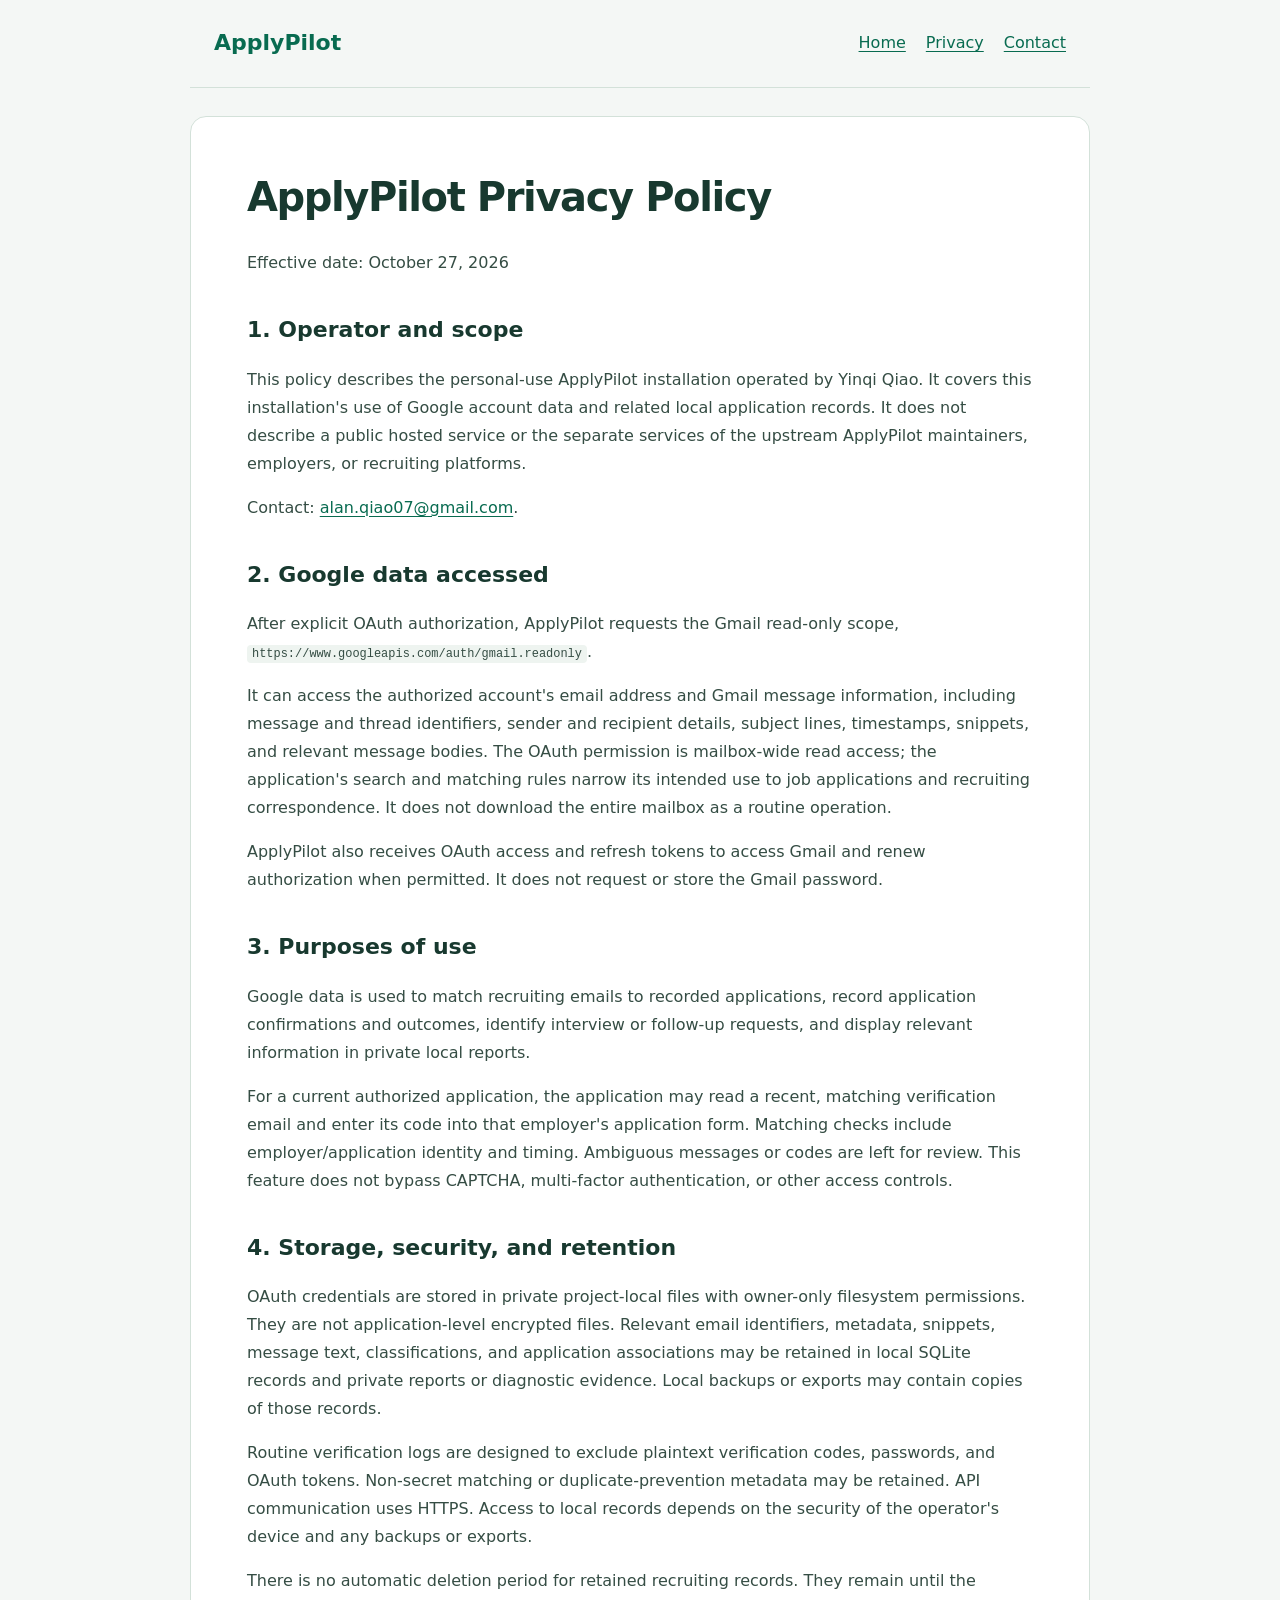
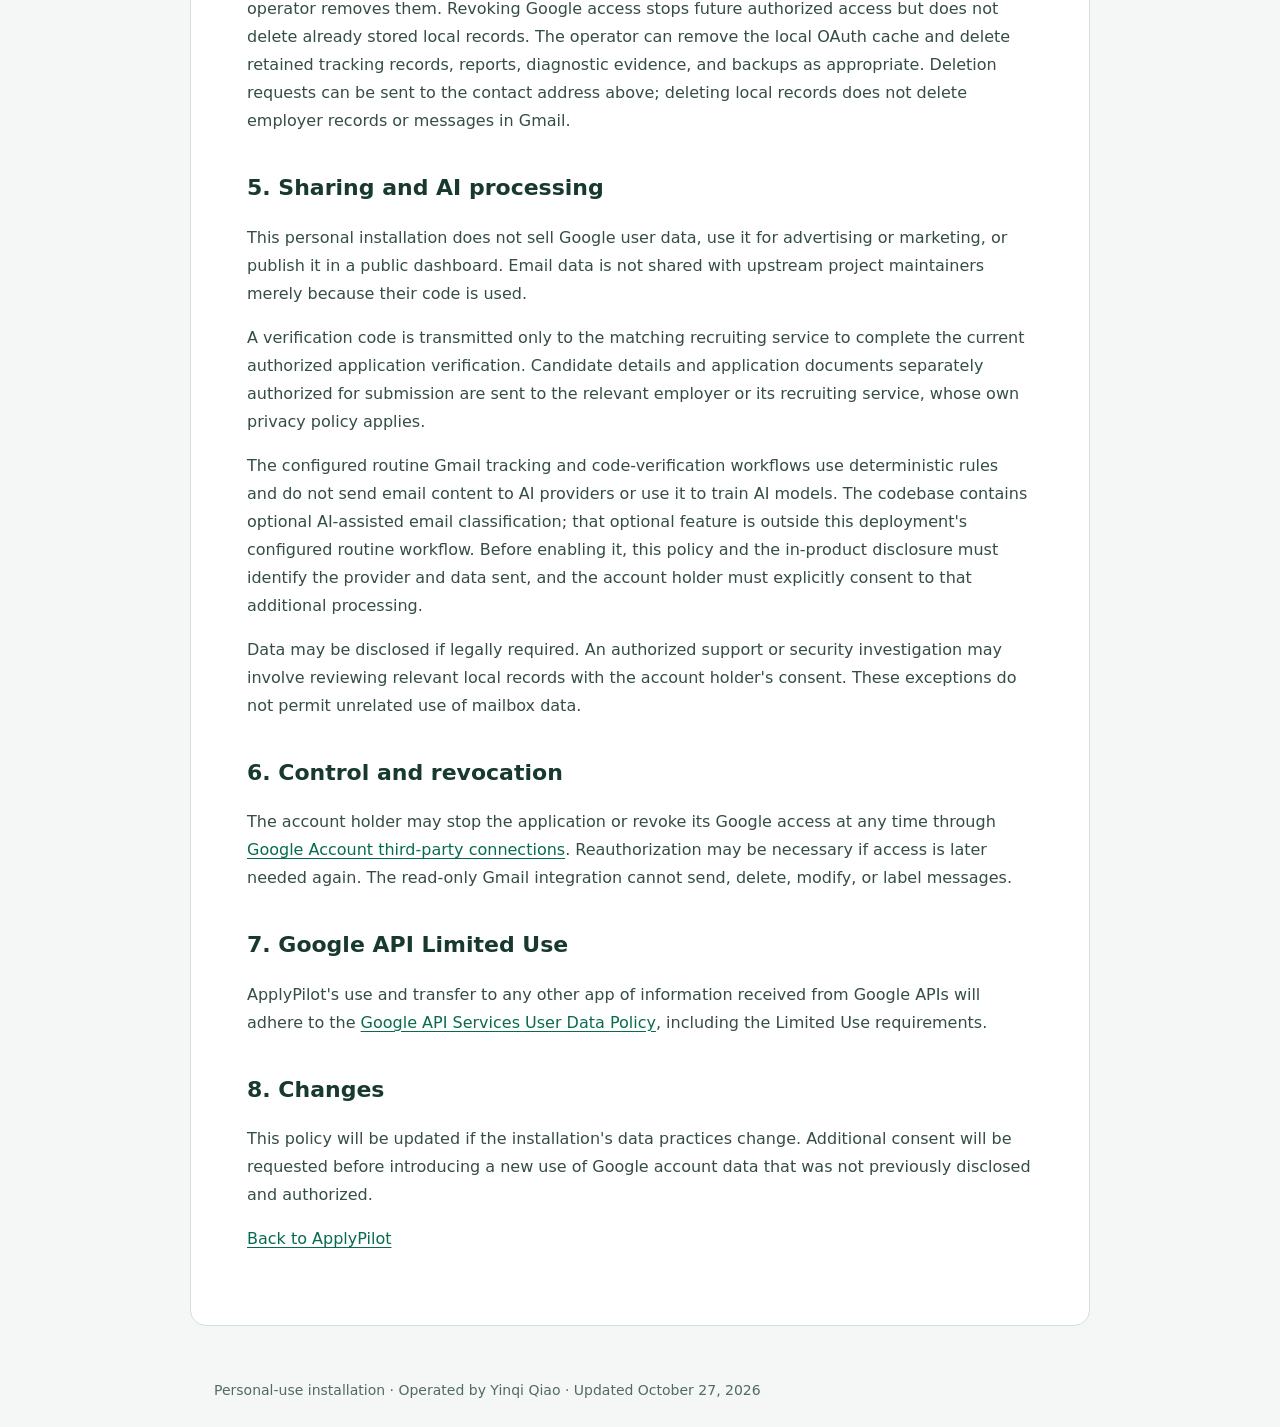
<file: privacy.html>
<!doctype html>
<html lang="en"><head><meta charset="utf-8"><meta name="viewport" content="width=device-width,initial-scale=1"><meta name="description" content="How this personal ApplyPilot installation accesses, uses, stores and protects Google account data."><meta http-equiv="Content-Security-Policy" content="default-src 'none'; style-src 'self'; base-uri 'none'; form-action 'none'"><title>Privacy Policy — ApplyPilot</title><link rel="stylesheet" href="style.css"></head><body><header><a href="./">ApplyPilot</a><nav aria-label="Main navigation"><a href="./">Home</a><a href="privacy.html">Privacy</a><a href="mailto:alan.qiao07@gmail.com">Contact</a></nav></header><main><h1>ApplyPilot Privacy Policy</h1>
<p>Effective date: October 27, 2026</p>
<h2>1. Operator and scope</h2>
<p>This policy describes the personal-use ApplyPilot installation operated by Yinqi Qiao. It covers this installation's use of Google account data and related local application records. It does not describe a public hosted service or the separate services of the upstream ApplyPilot maintainers, employers, or recruiting platforms.</p>
<p>Contact: <a href="mailto:alan.qiao07@gmail.com">alan.qiao07@gmail.com</a>.</p>
<h2>2. Google data accessed</h2>
<p>After explicit OAuth authorization, ApplyPilot requests the Gmail read-only scope, <code>https://www.googleapis.com/auth/gmail.readonly</code>.</p>
<p>It can access the authorized account's email address and Gmail message information, including message and thread identifiers, sender and recipient details, subject lines, timestamps, snippets, and relevant message bodies. The OAuth permission is mailbox-wide read access; the application's search and matching rules narrow its intended use to job applications and recruiting correspondence. It does not download the entire mailbox as a routine operation.</p>
<p>ApplyPilot also receives OAuth access and refresh tokens to access Gmail and renew authorization when permitted. It does not request or store the Gmail password.</p>
<h2>3. Purposes of use</h2>
<p>Google data is used to match recruiting emails to recorded applications, record application confirmations and outcomes, identify interview or follow-up requests, and display relevant information in private local reports.</p>
<p>For a current authorized application, the application may read a recent, matching verification email and enter its code into that employer's application form. Matching checks include employer/application identity and timing. Ambiguous messages or codes are left for review. This feature does not bypass CAPTCHA, multi-factor authentication, or other access controls.</p>
<h2>4. Storage, security, and retention</h2>
<p>OAuth credentials are stored in private project-local files with owner-only filesystem permissions. They are not application-level encrypted files. Relevant email identifiers, metadata, snippets, message text, classifications, and application associations may be retained in local SQLite records and private reports or diagnostic evidence. Local backups or exports may contain copies of those records.</p>
<p>Routine verification logs are designed to exclude plaintext verification codes, passwords, and OAuth tokens. Non-secret matching or duplicate-prevention metadata may be retained. API communication uses HTTPS. Access to local records depends on the security of the operator's device and any backups or exports.</p>
<p>There is no automatic deletion period for retained recruiting records. They remain until the operator removes them. Revoking Google access stops future authorized access but does not delete already stored local records. The operator can remove the local OAuth cache and delete retained tracking records, reports, diagnostic evidence, and backups as appropriate. Deletion requests can be sent to the contact address above; deleting local records does not delete employer records or messages in Gmail.</p>
<h2>5. Sharing and AI processing</h2>
<p>This personal installation does not sell Google user data, use it for advertising or marketing, or publish it in a public dashboard. Email data is not shared with upstream project maintainers merely because their code is used.</p>
<p>A verification code is transmitted only to the matching recruiting service to complete the current authorized application verification. Candidate details and application documents separately authorized for submission are sent to the relevant employer or its recruiting service, whose own privacy policy applies.</p>
<p>The configured routine Gmail tracking and code-verification workflows use deterministic rules and do not send email content to AI providers or use it to train AI models. The codebase contains optional AI-assisted email classification; that optional feature is outside this deployment's configured routine workflow. Before enabling it, this policy and the in-product disclosure must identify the provider and data sent, and the account holder must explicitly consent to that additional processing.</p>
<p>Data may be disclosed if legally required. An authorized support or security investigation may involve reviewing relevant local records with the account holder's consent. These exceptions do not permit unrelated use of mailbox data.</p>
<h2>6. Control and revocation</h2>
<p>The account holder may stop the application or revoke its Google access at any time through <a href="https://myaccount.google.com/connections">Google Account third-party connections</a>. Reauthorization may be necessary if access is later needed again. The read-only Gmail integration cannot send, delete, modify, or label messages.</p>
<h2>7. Google API Limited Use</h2>
<p>ApplyPilot's use and transfer to any other app of information received from Google APIs will adhere to the <a href="https://developers.google.com/terms/api-services-user-data-policy">Google API Services User Data Policy</a>, including the Limited Use requirements.</p>
<h2>8. Changes</h2>
<p>This policy will be updated if the installation's data practices change. Additional consent will be requested before introducing a new use of Google account data that was not previously disclosed and authorized.</p>
<p><a href="./">Back to ApplyPilot</a></p>
</main><footer>Personal-use installation · Operated by Yinqi Qiao · Updated October 27, 2026</footer></body></html>
</file>
<file: style.css>
*{box-sizing:border-box}body{margin:0;background:#f4f7f5;color:#18392f;font-family:system-ui,-apple-system,BlinkMacSystemFont,"Segoe UI",sans-serif;line-height:1.75}header,main,footer{max-width:900px;margin:auto;padding:24px}header{display:flex;justify-content:space-between;align-items:center;gap:20px;border-bottom:1px solid #d3e1d9}header>a{font-weight:750;font-size:22px;text-decoration:none}nav{display:flex;gap:20px}main{margin:28px auto;background:white;border:1px solid #d3e1d9;border-radius:16px;padding:clamp(22px,5vw,56px)}h1{font-size:clamp(28px,4vw,40px);line-height:1.22;letter-spacing:-.035em;margin:0 0 28px}h2{font-size:22px;margin:34px 0 12px}p,li{color:#354d44}a{color:#086b50;text-underline-offset:3px;overflow-wrap:anywhere}a:focus-visible{outline:3px solid #e9ad24;outline-offset:5px}code{overflow-wrap:anywhere;background:#eef4f0;padding:2px 5px;border-radius:4px;font-size:.92em}footer{font-size:14px;color:#526b60}ul{padding-left:24px}@media(max-width:600px){header{align-items:flex-start;flex-direction:column}main{margin:16px 12px}header,footer{padding:20px}nav{flex-wrap:wrap}}
</file>
<file: jobpilot/style.css>
:root {
  --bg:#f7f8f6;
  --panel:#fff;
  --text:#202e29;
  --muted:#65756c;
  --line:#dce5dd;
  --accent:#22624f;
  --accent-text:#fff;
  --accent-soft:#eaf2ed;
  --forest:#172b27;
  --surface:#edf1e9;
  --cream:#f0ede3;
  --warn:#956230;
  --radius:18px;
  color-scheme:light;
}
@media(prefers-color-scheme:dark) {
  :root {
    --bg:#17201c;
    --panel:#202b25;
    --text:#e5eee8;
    --muted:#a2b3a8;
    --line:#344339;
    --accent:#97d2b2;
    --accent-text:#12281d;
    --accent-soft:#2a4234;
    --forest:#101c16;
    --surface:#22332a;
    --cream:#25362d;
    --warn:#deb780;
    color-scheme:dark;
  }
}
* {
  box-sizing:border-box;
}
[hidden] {
  display:none!important;
}
html {
  scroll-behavior:smooth;
  scroll-padding-top:100px;
}
body {
  margin:0;
  background:var(--bg);
  color:var(--text);
  font:16px/1.75 -apple-system,BlinkMacSystemFont,"PingFang SC","Helvetica Neue",sans-serif;
  -webkit-font-smoothing:antialiased;
}
body:has(dialog[open]) {
  overflow:hidden;
}
a {
  color:inherit;
  text-decoration:none;
}
a:hover {
  text-decoration:underline;
  text-underline-offset:5px;
}
button {
  font:inherit;
  cursor:pointer;
}
a,button {
  -webkit-tap-highlight-color:transparent;
}
a:focus-visible,button:focus-visible,summary:focus-visible {
  outline:3px solid var(--accent);
  outline-offset:5px;
}
img {
  display:block;
  max-width:100%;
  height:auto;
}
p,h1,h2,h3 {
  margin:0;
}
p {
  overflow-wrap:break-word;
}
h1,h2,h3 {
  line-height:1.3;
  letter-spacing:-.045em;
}
h2 {
  font-size:clamp(29px,3.55vw,45px);
  font-weight:580;
  white-space:pre-line;
}
h3 {
  font-weight:600;
}
.wrap {
  width:min(1180px,calc(100% - 80px));
  margin-inline:auto;
}
.skip {
  position:fixed;
  left:20px;
  top:-90px;
  z-index:100;
  background:var(--panel);
  padding:10px 20px;
  border:1px solid var(--line);
  border-radius:8px;
}
.skip:focus {
  top:12px;
}
.eyebrow {
  color:var(--accent);
  font-size:11px;
  font-weight:650;
  letter-spacing:.1em;
  margin-bottom:20px;
  line-height:1.7;
}
.status-dot {
  display:inline-block;
  width:6px;
  height:6px;
  background:currentColor;
  border-radius:50%;
  margin-right:8px;
  vertical-align:2px;
}
.site-header {
  position:sticky;
  top:0;
  z-index:30;
  background:var(--bg);
  border-bottom:1px solid var(--line);
}
.header-inner {
  height:84px;
  display:flex;
  align-items:center;
  gap:36px;
}
.brand {
  display:inline-flex;
  align-items:center;
  gap:10px;
  font-size:22px;
  font-weight:650;
  letter-spacing:-1px;
  flex:none;
}
.brand:hover {
  text-decoration:none;
}
.brand-mark {
  width:36px;
  height:36px;
  display:grid;
  place-items:center;
  border-radius:11px;
  background:var(--accent-soft);
  color:var(--accent);
}
.brand-mark svg {
  width:25px;
  height:25px;
}
.site-header nav {
  display:flex;
  gap:27px;
  margin-left:auto;
  color:var(--muted);
  font-size:12px;
}
.header-actions {
  display:flex;
  gap:22px;
  align-items:center;
}
.languages {
  display:flex;
  gap:2px;
}
.languages button {
  font-size:11px;
  min-width:34px;
  min-height:35px;
  border:0;
  background:transparent;
  color:var(--muted);
  padding:5px;
  border-radius:5px;
}
.languages button[aria-pressed=true] {
  color:var(--text);
  background:var(--accent-soft);
  font-weight:650;
}
.nav-download {
  background:var(--accent);
  color:var(--accent-text);
  padding:9px 16px;
  border-radius:7px;
  font-size:12px;
  white-space:nowrap;
}
.menu-toggle {
  display:none;
  border:0;
  background:transparent;
  color:var(--text);
  width:36px;
  height:38px;
  align-items:center;
  justify-content:center;
  flex-direction:column;
  gap:5px;
}
.menu-toggle span {
  width:20px;
  height:1px;
  background:currentColor;
}
.button {
  display:inline-flex;
  gap:12px;
  align-items:center;
  justify-content:center;
  min-height:49px;
  padding:12px 21px;
  font-size:13px;
  font-weight:550;
  border-radius:8px;
  border:1px solid transparent;
  line-height:1.6;
  text-align:center;
}
.button:hover,.nav-download:hover {
  text-decoration:none;
  filter:brightness(1.08);
}
.primary {
  color:var(--accent-text);
  background:var(--accent);
}
.secondary {
  border-color:var(--line);
  background:var(--panel);
  color:var(--text);
}
.text-button {
  padding-inline:4px;
  color:var(--accent);
  text-decoration:underline;
  text-underline-offset:5px;
}
.hero {
  overflow:hidden;
  position:relative;
}
.hero-layout {
  display:grid;
  grid-template-columns:.94fr 1.06fr;
  gap:38px;
  align-items:center;
  min-height:680px;
  padding-block:72px 76px;
}
.hero-copy {
  padding-bottom:32px;
  position:relative;
  z-index:1;
}
.hero-copy .eyebrow {
  margin-bottom:25px;
}
h1 {
  font-size:clamp(40px,4.7vw,67px);
  font-weight:580;
  line-height:1.25;
  letter-spacing:-.055em;
}
.hero-accent {
  display:block;
  color:var(--accent);
}
.hero-description {
  font-size:15px;
  line-height:1.95;
  color:var(--muted);
  max-width:455px;
  margin-top:25px;
}
.hero-actions {
  display:flex;
  gap:22px;
  align-items:center;
  margin-top:31px;
  flex-wrap:wrap;
}
.hero-note {
  font-size:10px;
  color:var(--muted);
  margin-top:18px;
}
.hero-visual {
  position:relative;
  padding-block:28px 50px;
  min-width:0;
}
.hero-visual::before {
  content:'';
  position:absolute;
  inset:0 -80px -8px -18px;
  background:var(--surface);
  border-radius:55% 40% 35% 20%;
  transform:rotate(-4deg);
}
.hero-screenshot-frame {
  width:750px;
  max-width:none;
  position:relative;
  background:var(--panel);
  border:1px solid var(--line);
  border-radius:12px;
  overflow:hidden;
  box-shadow:0 26px 65px -25px #183e3a3d;
}
.window-toolbar {
  display:flex;
  align-items:center;
  justify-content:space-between;
  gap:20px;
  height:34px;
  padding:0 15px;
  font-size:9px;
  color:var(--muted);
  border-bottom:1px solid var(--line);
}
.window-dots {
  display:flex;
  gap:5px;
}
.window-dots i {
  width:6px;
  height:6px;
  background:var(--line);
  border-radius:50%;
}
.hero-image-link {
  display:block;
}
.hero-screenshot-frame img {
  width:100%;
  min-height:400px;
  object-fit:cover;
  object-position:left top;
}
.hero-caption {
  position:relative;
  display:flex;
  gap:9px;
  align-items:center;
  margin-top:16px;
  font-size:10px;
  color:var(--muted);
}
.caption-line {
  width:22px;
  height:1px;
  background:var(--accent);
}
.hero-stamp {
  position:absolute;
  bottom:-5px;
  right:-8px;
  border:1px solid var(--line);
  background:var(--cream);
  padding:16px 20px;
  transform:rotate(-4deg);
  font-size:12px;
  white-space:pre-line;
  line-height:1.7;
  color:var(--accent);
  box-shadow:0 5px 10px #163d2410;
}
.section-heading {
  display:flex;
  justify-content:space-between;
  align-items:end;
  gap:50px;
  margin-bottom:45px;
}
.section-heading .eyebrow {
  margin-bottom:17px;
}
.section-lead {
  color:var(--muted);
  font-size:14px;
  max-width:310px;
  line-height:1.9;
}
.journey-section {
  padding-block:46px 95px;
  border-top:1px solid var(--line);
}
.journey-grid {
  list-style:none;
  padding:0;
  margin:0;
  display:grid;
  grid-template-columns:repeat(4,1fr);
  gap:32px;
}
.step-index {
  display:flex;
  justify-content:space-between;
  align-items:center;
  font-size:11px;
  color:var(--accent);
  padding-bottom:16px;
  border-bottom:1px solid var(--line);
  margin-bottom:22px;
}
.step-index span {
  font-size:20px;
  font-weight:300;
}
.journey-grid h3 {
  font-size:17px;
  margin-bottom:12px;
  letter-spacing:-.025em;
}
.journey-grid p {
  font-size:12px;
  line-height:1.95;
  color:var(--muted);
}
.preview-section {
  background:var(--surface);
  padding-block:80px 64px;
}
.section-note {
  font-size:11px;
  color:var(--muted);
}
.preview-tabs {
  display:flex;
  gap:5px;
  overflow-x:auto;
  padding:3px 3px 13px;
  margin-bottom:17px;
  scrollbar-width:thin;
  white-space:nowrap;
}
.preview-tabs button {
  flex:none;
  background:transparent;
  color:var(--muted);
  font-size:12px;
  padding:10px 16px;
  border:1px solid transparent;
  border-radius:7px;
  min-height:43px;
}
.preview-tabs button[aria-selected=true] {
  color:var(--text);
  background:var(--panel);
  border-color:var(--line);
  box-shadow:0 3px 6px #173b2908;
}
.app-preview {
  margin:0;
}
.preview-image-wrap {
  position:relative;
  background:var(--panel);
  border:1px solid var(--line);
  border-radius:12px;
  overflow:hidden;
  box-shadow:0 18px 44px -28px #17352f55;
}
.preview-image-wrap>img {
  width:100%;
  aspect-ratio:1.5;
  object-fit:cover;
  object-position:top;
}
.expand-preview {
  position:absolute;
  right:15px;
  bottom:15px;
  background:var(--panel);
  color:var(--text);
  border:1px solid var(--line);
  border-radius:7px;
  padding:8px 12px;
  display:flex;
  gap:8px;
  align-items:center;
  font-size:10px;
  box-shadow:0 2px 10px #0001;
}
.expand-preview>span:first-child {
  font-size:20px;
  line-height:1;
}
.app-preview figcaption {
  margin-top:22px;
  text-align:center;
  font-size:12px;
  color:var(--text);
}
.demo-disclosure {
  font-size:10px;
  color:var(--muted);
  text-align:center;
  margin-top:8px;
  line-height:1.8;
}
.modes-section {
  padding-block:100px 85px;
}
.modes-intro {
  max-width:1000px;
}
.modes-intro .section-lead {
  max-width:600px;
  margin-top:20px;
}
.mode-switch {
  display:inline-flex;
  gap:4px;
  background:var(--surface);
  padding:5px;
  border-radius:9px;
  margin-top:30px;
}
.mode-switch button {
  border:0;
  background:transparent;
  color:var(--muted);
  padding:10px 19px;
  font-size:12px;
  border-radius:6px;
}
.mode-switch button[aria-pressed=true] {
  background:var(--panel);
  color:var(--accent);
  box-shadow:0 2px 6px #00000008;
}
.mode-content {
  display:grid;
  grid-template-columns:1.2fr 1fr;
  gap:90px;
  align-items:center;
  padding-block:35px 28px;
}
.mode-detail h3 {
  font-size:25px;
  white-space:pre-line;
  line-height:1.45;
  margin-bottom:15px;
}
.mode-detail p {
  font-size:13px;
  color:var(--muted);
  line-height:2;
  max-width:600px;
}
.mode-points {
  margin:0;
  padding:0;
  list-style:none;
}
.mode-points li {
  display:flex;
  align-items:center;
  gap:14px;
  padding-block:14px;
  border-bottom:1px solid var(--line);
  font-size:12px;
}
.mode-points li>span:first-child {
  color:var(--accent);
}
.text-link {
  font-size:12px;
  text-decoration:underline;
  color:var(--accent);
  text-underline-offset:5px;
}
.section-footnote {
  color:var(--muted);
  font-size:10px;
  margin-top:20px;
}
.after-section {
  background:var(--forest);
  color:#f1f5ef;
  padding-block:80px;
}
.after-section .eyebrow {
  color:#b4d5be;
}
.after-section .section-lead {
  color:#b0c1b8;
}
.after-grid {
  display:grid;
  grid-template-columns:1fr 1fr;
  gap:0 80px;
}
.after-feature {
  display:flex;
  gap:19px;
  padding-block:29px;
  border-top:1px solid #b0c1b833;
}
.feature-icon {
  flex:none;
  color:#bfd8c6;
  width:32px;
  height:32px;
  font-size:24px;
  line-height:1.3;
}
.after-feature h3 {
  font-size:18px;
  margin-bottom:12px;
  letter-spacing:-.02em;
}
.after-feature p {
  font-size:12px;
  color:#b5c7bd;
  line-height:1.95;
}
.vip-label {
  font-size:9px;
  color:#dbe8d5;
  display:inline-block;
  border:1px solid #b6cbb63b;
  padding:1px 7px;
  border-radius:4px;
  letter-spacing:.08em;
  margin-top:14px;
}
.membership-section {
  padding-block:100px 90px;
}
.membership-section .section-lead {
  max-width:290px;
}
.membership-grid {
  display:grid;
  grid-template-columns:1fr 1fr;
  gap:22px;
}
.plan-card {
  padding:35px 38px;
  border:1px solid var(--line);
  border-radius:16px;
  background:var(--panel);
  display:flex;
  align-items:start;
  flex-direction:column;
}
.plan-label {
  font-size:10px;
  letter-spacing:.13em;
  font-weight:650;
  color:var(--accent);
  margin-bottom:23px;
}
.plan-card h3 {
  font-size:26px;
  line-height:1.4;
  margin-bottom:14px;
}
.plan-description {
  font-size:12px;
  color:var(--muted);
  min-height:48px;
  line-height:1.9;
}
.plan-features {
  list-style:none;
  padding:23px 0 25px;
  margin:0;
  width:100%;
  flex:1;
}
.plan-features li {
  padding:7px 0 7px 24px;
  position:relative;
  font-size:12px;
}
.plan-features li::before {
  content:'✓';
  position:absolute;
  left:0;
  color:var(--accent);
}
.plan-card .button {
  width:100%;
  margin-top:12px;
}
.vip-plan {
  background:var(--cream);
  border-color:var(--accent);
}
.vip-plan .plan-label {
  color:var(--accent);
}
.price {
  font-size:22px;
  color:var(--accent);
  padding-top:12px;
}
.contact-panel {
  margin-top:25px;
  border:1px solid var(--line);
  padding:24px;
  border-radius:12px;
  overflow-wrap:anywhere;
}
.contact-panel h3 {
  font-size:16px;
}
.contact-panel p {
  font-size:13px;
  margin-top:8px;
}
.download-section {
  background:var(--surface);
  padding-block:80px 64px;
}
.download-intro {
  text-align:center;
  max-width:700px;
  margin:0 auto 36px;
}
.download-intro .section-lead {
  max-width:500px;
  margin:23px auto 13px;
}
.requirements {
  font-size:10px;
  color:var(--muted);
}
.download-grid {
  display:grid;
  grid-template-columns:1fr 1fr;
  gap:22px;
  max-width:890px;
  margin:auto;
}
.download-card {
  padding:30px;
  background:var(--panel);
  border:1px solid var(--line);
  border-radius:15px;
}
.chip-line {
  display:flex;
  gap:11px;
  align-items:center;
  margin-bottom:21px;
}
.chip-icon {
  display:grid;
  place-items:center;
  border:1px solid var(--line);
  width:36px;
  height:36px;
  border-radius:10px;
  color:var(--accent);
  font-size:18px;
  font-weight:600;
}
.package-type {
  font-size:10px;
  color:var(--muted);
  letter-spacing:.08em;
}
.download-card h3 {
  font-size:23px;
}
.chip-years {
  font-size:12px;
  color:var(--muted);
  margin-top:12px;
  min-height:48px;
}
.asset-size {
  font-size:11px;
  color:var(--muted);
  min-height:21px;
  margin-top:8px;
}
.download-action {
  display:flex;
  justify-content:space-between;
  align-items:center;
  gap:15px;
  background:var(--accent);
  color:var(--accent-text);
  min-height:49px;
  border-radius:7px;
  padding:12px 17px;
  margin-top:20px;
  font-size:13px;
  font-weight:550;
  line-height:1.7;
}
.download-action:hover {
  text-decoration:none;
  filter:brightness(1.06);
}
.download-action>span:last-child {
  font-size:18px;
}
.unavailable .download-action {
  background:var(--accent-soft);
  color:var(--muted);
  cursor:not-allowed;
}
.missing-link {
  font-size:11px;
  color:var(--accent);
  display:inline-block;
  margin-top:13px;
  text-decoration:underline;
}
.release-line {
  display:flex;
  justify-content:center;
  flex-wrap:wrap;
  gap:6px 15px;
  font-size:10px;
  color:var(--muted);
  min-height:45px;
  padding-top:20px;
}
.chip-help {
  max-width:890px;
  margin:16px auto 0;
  border-top:1px solid var(--line);
  padding-top:15px;
  font-size:12px;
}
.chip-help summary {
  cursor:pointer;
  color:var(--text);
}
.chip-help p {
  font-size:11px;
  color:var(--muted);
  max-width:750px;
  margin-top:12px;
}
.install-section {
  padding-block:90px 75px;
}
.install-steps {
  display:grid;
  grid-template-columns:repeat(3,1fr);
  gap:35px;
  list-style:none;
  padding:0;
  margin:0;
}
.install-steps li {
  border-top:1px solid var(--line);
  padding-top:22px;
}
.step-number {
  display:block;
  font-size:11px;
  color:var(--accent);
  margin-bottom:24px;
}
.install-steps h3 {
  font-size:17px;
  line-height:1.5;
  margin-bottom:13px;
}
.install-steps p {
  font-size:12px;
  color:var(--muted);
  line-height:1.95;
}
.install-steps p.installation-warning {
  font-size:10px;
  color:var(--warn);
  margin-top:11px;
}
.update-note {
  display:flex;
  align-items:start;
  gap:15px;
  margin-top:35px;
  background:var(--accent-soft);
  padding:22px 27px;
  border-radius:9px;
  color:var(--accent);
  font-size:12px;
}
.update-note>span {
  font-size:22px;
  line-height:1.1;
}
.faq-section {
  display:grid;
  grid-template-columns:.8fr 1.2fr;
  gap:90px;
  padding-block:25px 100px;
}
.faq-list details {
  border-top:1px solid var(--line);
  padding:19px 0;
}
.faq-list details:last-child {
  border-bottom:1px solid var(--line);
}
.faq-list summary {
  font-size:13px;
  font-weight:550;
  cursor:pointer;
  list-style:none;
  position:relative;
  padding-right:32px;
}
.faq-list summary::-webkit-details-marker {
  display:none;
}
.faq-list summary::after {
  content:'+';
  position:absolute;
  right:6px;
  font-size:18px;
  color:var(--accent);
  font-weight:400;
}
.faq-list details[open] summary::after {
  content:'−';
}
.faq-list details p {
  font-size:12px;
  color:var(--muted);
  padding-top:15px;
  line-height:2;
}
.privacy-section {
  background:var(--surface);
  padding-block:60px;
}
.privacy-section>.wrap {
  display:flex;
  align-items:center;
  justify-content:space-between;
  gap:40px;
}
.privacy-section h2 {
  font-size:29px;
}
.privacy-section .eyebrow {
  margin-bottom:15px;
}
.privacy-section ul {
  list-style:none;
  margin:0;
  padding:0;
}
.privacy-section li {
  display:flex;
  gap:12px;
  font-size:12px;
  color:var(--muted);
  padding-block:6px;
}
.privacy-section li>span:first-child {
  color:var(--accent);
}
.site-footer {
  display:grid;
  grid-template-columns:1fr 1fr;
  gap:38px;
  padding-block:45px 24px;
}
.footer-tagline {
  font-size:11px;
  color:var(--muted);
  margin-top:14px;
}
.footer-links {
  display:flex;
  align-items:start;
  justify-content:end;
  gap:25px;
  font-size:11px;
  color:var(--muted);
  flex-wrap:wrap;
  padding-top:10px;
}
.footer-bottom {
  grid-column:1/-1;
  border-top:1px solid var(--line);
  display:flex;
  justify-content:space-between;
  align-items:center;
  gap:25px;
  font-size:9px;
  color:var(--muted);
  padding-top:20px;
}
.footer-bottom p {
  max-width:650px;
  text-align:right;
}
dialog {
  border:1px solid var(--line);
  border-radius:14px;
  background:var(--bg);
  color:var(--text);
  width:min(1320px,96vw);
  max-height:94vh;
  padding:20px;
  box-shadow:0 30px 100px #0004;
}
dialog::backdrop {
  background:#10211bd6;
  backdrop-filter:blur(5px);
}
.lightbox-header {
  display:flex;
  align-items:center;
  justify-content:space-between;
  gap:20px;
  margin-bottom:14px;
  font-size:13px;
}
.lightbox-header .button {
  font-size:11px;
  min-height:36px;
  padding:7px 13px;
}
#expanded-screenshot {
  width:100%;
  border-radius:8px;
  border:1px solid var(--line);
}
dialog>p {
  font-size:10px;
  color:var(--muted);
  padding-top:14px;
}
@media(min-width:1550px) {
  .hero-screenshot-frame {
    width:820px;
  }
  .hero-layout {
    min-height:725px;
  }
}
@media(max-width:1100px) {
  .wrap {
    width:calc(100% - 56px);
  }
  .header-inner {
    gap:25px;
  }
  .site-header nav {
    gap:18px;
  }
  .header-actions {
    gap:14px;
  }
  .hero-layout {
    gap:24px;
    min-height:630px;
  }
  .hero-copy .eyebrow {
    font-size:10px;
  }
  h1 {
    font-size:45px;
  }
  .hero-description {
    font-size:13px;
  }
  .hero-screenshot-frame {
    width:670px;
  }
  .hero-note {
    max-width:310px;
  }
  .journey-grid {
    gap:22px;
  }
  .section-heading {
    gap:30px;
  }
  .section-lead {
    max-width:270px;
  }
  .after-grid {
    gap:0 40px;
  }
  .mode-content {
    gap:45px;
  }
  .faq-section {
    gap:50px;
  }
}
@media(max-width:760px) {
  html {
    scroll-padding-top:80px;
  }
  .wrap {
    width:calc(100% - 40px);
  }
  .header-inner {
    height:70px;
    gap:12px;
  }
  .brand {
    font-size:20px;
  }
  .brand-mark {
    width:31px;
    height:31px;
    border-radius:9px;
  }
  .brand-mark svg {
    width:22px;
    height:22px;
  }
  .header-actions {
    margin-left:auto;
    gap:10px;
  }
  .nav-download {
    display:none;
  }
  .site-header nav {
    display:none;
    position:absolute;
    top:70px;
    left:0;
    right:0;
    background:var(--bg);
    padding:20px;
    gap:0;
    box-shadow:0 12px 18px #10211b14;
    border-bottom:1px solid var(--line);
    flex-direction:column;
    margin:0;
    font-size:14px;
  }
  .site-header nav.open {
    display:flex;
  }
  .site-header nav a {
    padding:13px 8px;
    border-bottom:1px solid var(--line);
  }
  .site-header nav a:last-child {
    border:0;
  }
  .menu-toggle {
    display:flex;
  }
  .languages button {
    font-size:11px;
    min-width:30px;
  }
  .hero-layout {
    display:flex;
    flex-direction:column;
    gap:10px;
    padding-block:44px 28px;
    min-height:0;
    align-items:stretch;
  }
  .hero-copy {
    padding:0;
  }
  .hero-copy .eyebrow {
    margin-bottom:22px;
    font-size:10px;
  }
  h1 {
    font-size:clamp(37px,7.6vw,52px);
    letter-spacing:-.045em;
    line-height:1.25;
  }
  .hero-description {
    max-width:510px;
    font-size:13px;
    line-height:1.95;
    margin-top:21px;
  }
  .hero-actions {
    margin-top:25px;
    gap:18px;
  }
  .hero-actions .button {
    font-size:12px;
    padding:12px 17px;
    min-height:46px;
  }
  .hero-note {
    max-width:none;
    font-size:9px;
    line-height:1.8;
    margin-top:15px;
  }
  .hero-visual {
    margin-top:23px;
    padding:12px 0 35px;
  }
  .hero-visual::before {
    inset:0 -20px 15px -15px;
    transform:rotate(-3deg);
  }
  .hero-screenshot-frame {
    width:calc(100% + 110px);
    max-width:none;
    border-radius:8px;
  }
  .hero-screenshot-frame img {
    min-height:0;
  }
  .window-toolbar {
    font-size:7px;
    height:25px;
    padding:0 9px;
  }
  .window-dots {
    gap:4px;
  }
  .window-dots i {
    width:4px;
    height:4px;
  }
  .hero-caption {
    font-size:8px;
    margin-top:12px;
  }
  .hero-stamp {
    display:none;
  }
  .journey-section {
    padding-block:35px 55px;
  }
  .section-heading {
    display:block;
    margin-bottom:30px;
  }
  .section-heading .section-lead {
    max-width:500px;
    margin-top:20px;
  }
  .section-heading .eyebrow {
    margin-bottom:15px;
  }
  h2 {
    font-size:29px;
    line-height:1.4;
  }
  .journey-grid {
    grid-template-columns:1fr 1fr;
    gap:28px 24px;
  }
  .step-index {
    margin-bottom:15px;
    padding-bottom:12px;
    font-size:10px;
  }
  .journey-grid h3 {
    font-size:15px;
    margin-bottom:9px;
  }
  .journey-grid p {
    font-size:11px;
  }
  .preview-section {
    padding-block:50px 40px;
  }
  .preview-section .section-note {
    display:block;
    font-size:10px;
    margin-top:20px;
  }
  .preview-tabs {
    margin-bottom:9px;
    gap:2px;
    padding-bottom:11px;
  }
  .preview-tabs button {
    padding:8px 12px;
    font-size:11px;
    min-height:38px;
  }
  .preview-image-wrap {
    border-radius:7px;
  }
  .expand-preview {
    font-size:0;
    gap:0;
    padding:4px 8px;
    right:7px;
    bottom:7px;
    border-radius:4px;
  }
  .expand-preview>span:last-child {
    display:none;
  }
  .expand-preview>span:first-child {
    font-size:18px;
  }
  .app-preview figcaption {
    font-size:11px;
    line-height:1.8;
    margin-top:18px;
  }
  .demo-disclosure {
    font-size:9px;
    line-height:1.9;
    max-width:380px;
    margin:9px auto 0;
  }
  .modes-section {
    padding-block:55px;
  }
  .modes-intro .section-lead {
    font-size:12px;
    margin-top:17px;
  }
  .mode-switch {
    margin-top:24px;
    max-width:100%;
    width:100%;
  }
  .mode-switch button {
    font-size:11px;
    padding:9px 10px;
    flex:1;
  }
  .mode-content {
    grid-template-columns:1fr;
    gap:20px;
    padding-block:26px 23px;
  }
  .mode-detail h3 {
    font-size:22px;
    margin-bottom:13px;
  }
  .mode-detail p {
    font-size:12px;
  }
  .mode-points li {
    padding-block:11px;
    font-size:11px;
  }
  .section-footnote {
    font-size:9px;
    line-height:1.9;
    margin-top:17px;
  }
  .after-section {
    padding-block:50px;
  }
  .after-section .section-lead {
    font-size:12px;
    margin-top:20px;
  }
  .after-grid {
    grid-template-columns:1fr;
  }
  .after-feature {
    gap:14px;
    padding-block:24px;
  }
  .feature-icon {
    font-size:21px;
    width:25px;
  }
  .after-feature h3 {
    font-size:17px;
    margin-bottom:9px;
  }
  .after-feature p {
    font-size:12px;
  }
  .membership-section {
    padding-block:55px;
  }
  .membership-section .section-lead {
    font-size:12px;
    max-width:480px;
  }
  .membership-grid {
    grid-template-columns:1fr;
    gap:16px;
  }
  .plan-card {
    padding:27px;
  }
  .plan-label {
    margin-bottom:17px;
  }
  .plan-card h3 {
    font-size:25px;
  }
  .plan-description {
    min-height:0;
    font-size:12px;
  }
  .plan-features {
    padding-block:18px 20px;
  }
  .download-section {
    padding-block:50px 40px;
  }
  .download-intro {
    text-align:left;
    margin-bottom:28px;
  }
  .download-intro .section-lead {
    font-size:12px;
    margin:20px 0 12px;
    max-width:none;
  }
  .requirements {
    font-size:9px;
    line-height:1.8;
  }
  .download-grid {
    grid-template-columns:1fr;
    gap:15px;
  }
  .download-card {
    padding:24px;
  }
  .chip-line {
    margin-bottom:16px;
  }
  .download-card h3 {
    font-size:23px;
  }
  .chip-years {
    min-height:0;
    font-size:12px;
  }
  .download-action {
    margin-top:15px;
  }
  .release-line {
    justify-content:start;
    line-height:1.8;
    font-size:9px;
    padding-top:18px;
  }
  .chip-help {
    font-size:11px;
  }
  .chip-help p {
    font-size:10px;
    line-height:1.9;
  }
  .install-section {
    padding-block:55px 45px;
  }
  .install-section .section-note {
    margin-top:15px;
    display:block;
    font-size:10px;
  }
  .install-steps {
    grid-template-columns:1fr;
    gap:25px;
  }
  .install-steps li {
    display:grid;
    grid-template-columns:25px 1fr;
    gap:14px;
    padding-top:20px;
  }
  .step-number {
    margin:4px 0 0;
    font-size:10px;
  }
  .install-steps h3 {
    font-size:16px;
  }
  .install-steps p {
    font-size:11px;
  }
  .install-steps p.installation-warning {
    font-size:10px;
  }
  .update-note {
    padding:18px;
    gap:12px;
    font-size:11px;
  }
  .faq-section {
    grid-template-columns:1fr;
    gap:28px;
    padding-block:10px 55px;
  }
  .faq-list details {
    padding-block:18px;
  }
  .faq-list summary {
    font-size:12px;
  }
  .faq-list details p {
    font-size:11px;
    line-height:2;
  }
  .privacy-section {
    padding-block:40px;
  }
  .privacy-section>.wrap {
    display:block;
  }
  .privacy-section h2 {
    font-size:26px;
  }
  .privacy-section ul {
    margin-top:23px;
  }
  .privacy-section li {
    font-size:11px;
  }
  .site-footer {
    grid-template-columns:1fr;
    padding-block:35px 23px;
    gap:27px;
  }
  .footer-links {
    justify-content:start;
    gap:23px;
    padding-top:0;
    font-size:10px;
  }
  .footer-bottom {
    display:block;
    font-size:9px;
    padding-top:18px;
  }
  .footer-bottom p {
    max-width:none;
    text-align:left;
    margin-top:12px;
    line-height:1.9;
  }
  .lightbox-header {
    align-items:start;
    font-size:11px;
  }
  .lightbox-header strong {
    max-width:65%;
    font-weight:500;
  }
  .lightbox-header .button {
    font-size:10px;
    padding:6px 10px;
  }
  dialog {
    padding:12px;
  }
  dialog>p {
    font-size:9px;
  }
}
@media(prefers-reduced-motion:reduce) {
  html {
    scroll-behavior:auto;
  }
  *,*::before,*::after {
    animation:none!important;
    transition:none!important;
  }
}
.no-js .languages,.no-js .menu-toggle,.no-js .preview-tabs,.no-js .expand-preview,.no-js .mode-switch {
  display:none;
}
#original-screenshot {
  display:inline-block;
  margin:0 0 12px;
}
.journey-grid p,.after-feature p,.plan-description,.plan-features li,.install-steps p,.faq-list details p {
  font-size:13px;
}
@media(max-width:760px) {
  h1 {
    font-size:clamp(34px,7.6vw,52px);
  }
  .journey-grid p,.after-feature p,.plan-description,.plan-features li,.install-steps p,.faq-list details p {
    font-size:12px;
  }
}
</file>
